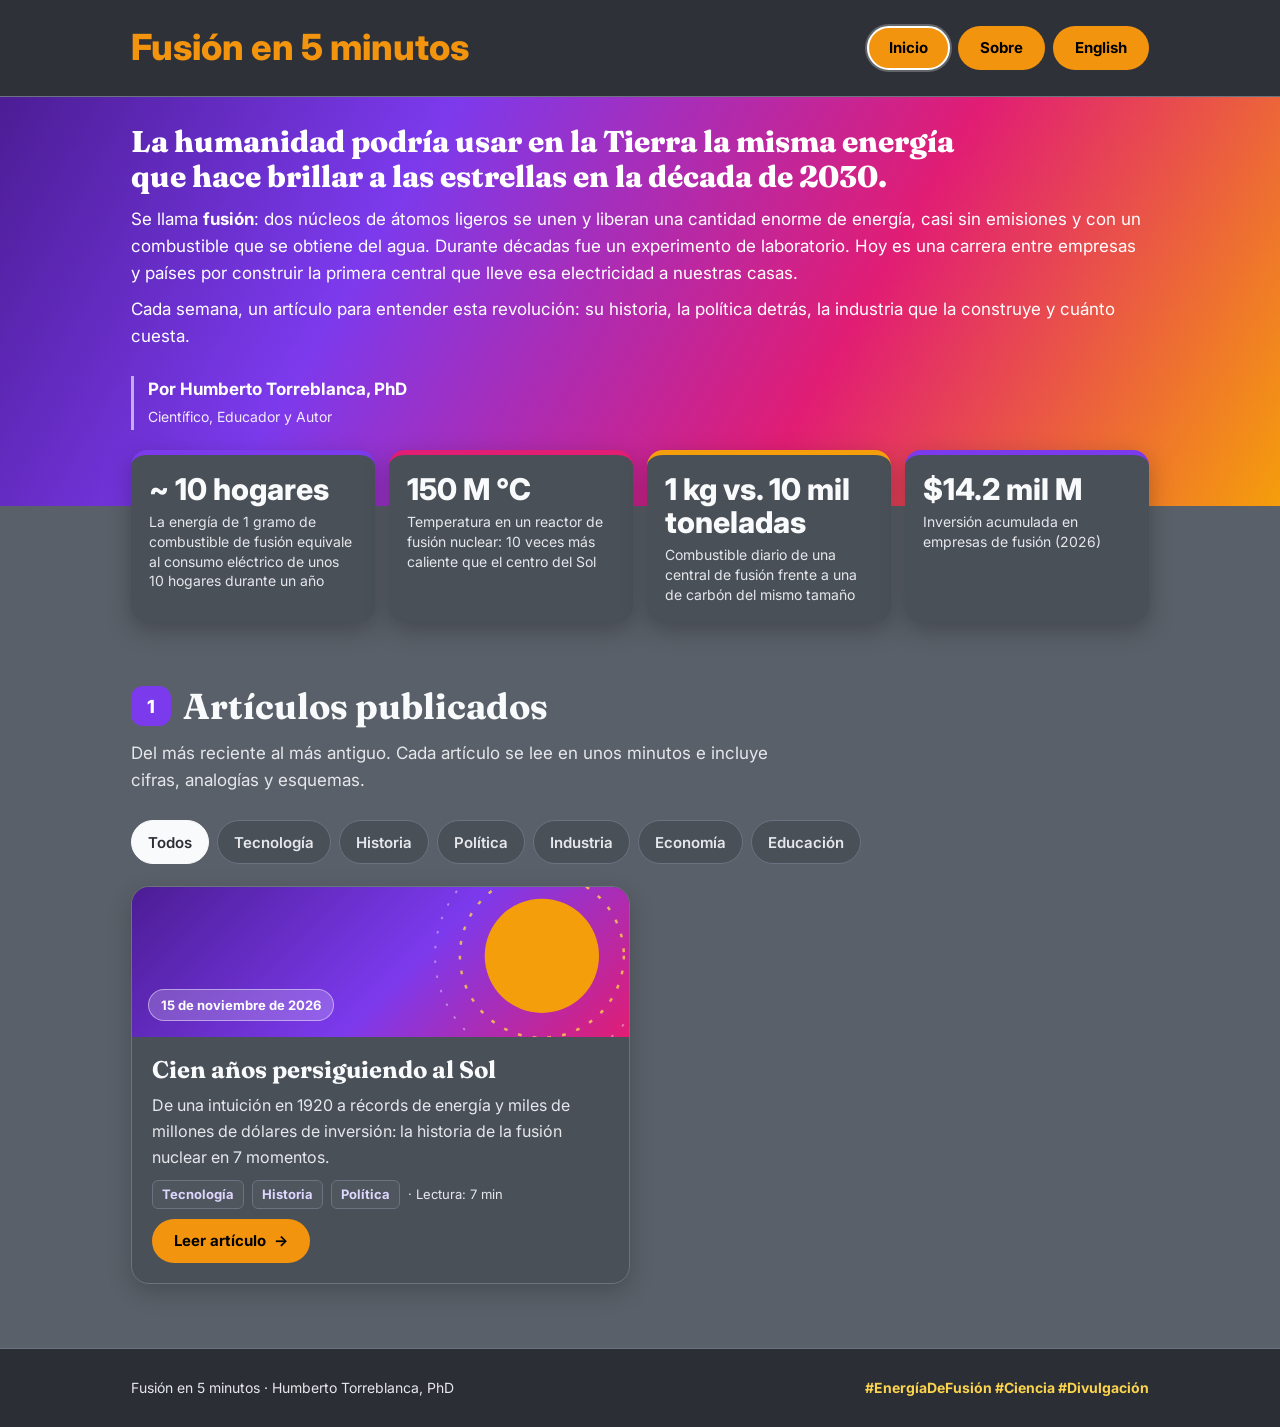
<file: index.html>
<!DOCTYPE html>
<html lang="es">
<head>
<meta charset="utf-8">
<meta name="viewport" content="width=device-width, initial-scale=1">
<title>Fusión en 5 minutos · Energía de fusión explicada en español</title>
<meta name="description" content="Cada semana, un artículo en español para entender la energía de fusión: su historia, la política detrás, la industria que la construye y cuánto cuesta.">
<meta property="og:title" content="Fusión en 5 minutos · Energía de fusión explicada en español">
<meta property="og:description" content="Cada semana, un artículo en español para entender la energía de fusión: su historia, la política detrás, la industria que la construye y cuánto cuesta.">
<meta property="og:type" content="website">
<link rel="alternate" hreflang="en" href="en/index.html">
<link rel="icon" href="assets/favicon.svg" type="image/svg+xml">
<link rel="preconnect" href="https://fonts.googleapis.com"><link rel="preconnect" href="https://fonts.gstatic.com" crossorigin><link href="https://fonts.googleapis.com/css2?family=Inter:wght@400;500;600;700;800&family=Fraunces:opsz,wght@9..144,700;9..144,800&display=swap" rel="stylesheet">
<link rel="stylesheet" href="assets/css/home.css">
</head>
<body>
<nav class="bar" aria-label="Principal">
  <div class="inner">
    <a class="brand" href="index.html">Fusión en 5 minutos</a>
    <div class="tabs">
      <a class="tab" href="index.html" aria-current="page">Inicio</a>
      <a class="tab" href="sobre-mi.html">Sobre</a>
      <a class="tab lang" href="en/index.html" hreflang="en" lang="en">English</a>
    </div>
  </div>
</nav>

<header class="hero short">
  <div class="inner">
    <div class="txt">
      <h1>La humanidad podría usar en la Tierra la misma energía que hace brillar a las estrellas en la década de 2030.</h1>
      <p>Se llama <strong>fusión</strong>: dos núcleos de átomos ligeros se unen y liberan una cantidad enorme de energía, casi sin emisiones y con un combustible que se obtiene del agua. Durante décadas fue un experimento de laboratorio. Hoy es una carrera entre empresas y países por construir la primera central que lleve esa electricidad a nuestras casas.</p>
      <p>Cada semana, un artículo para entender esta revolución: su historia, la política detrás, la industria que la construye y cuánto cuesta.</p>
    </div>
    <div class="autor"><b>Por Humberto Torreblanca, PhD</b><span>Científico, Educador y Autor</span></div>
  </div>
</header>

<main class="inner">
  <section class="stats" aria-label="Datos sobre la fusión">
      <div class="stat" style="--c:var(--violet)"><div class="n">~ 10 hogares</div><div class="l">La energía de 1 gramo de combustible de fusión equivale al consumo eléctrico de unos 10 hogares durante un año</div></div>
      <div class="stat" style="--c:var(--magenta)"><div class="n">150 M °C</div><div class="l">Temperatura en un reactor de fusión nuclear: 10 veces más caliente que el centro del Sol</div></div>
      <div class="stat" style="--c:var(--orange)"><div class="n">1 kg vs. 10 mil toneladas</div><div class="l">Combustible diario de una central de fusión frente a una de carbón del mismo tamaño</div></div>
      <div class="stat" style="--c:var(--violet)"><div class="n">$14.2 mil M</div><div class="l">Inversión acumulada en empresas de fusión (2026)</div></div>
  </section>

  <section class="sec" aria-labelledby="h-art">
    <div class="sec-h"><span class="num" style="--c:var(--violet)">1</span><h2 id="h-art">Artículos publicados</h2></div>
    <p class="lead">Del más reciente al más antiguo. Cada artículo se lee en unos minutos e incluye cifras, analogías y esquemas.</p>
    <div class="filters" id="filters" role="group" aria-label="Filtrar por eje"><button class="f" type="button" data-e="" aria-pressed="true">Todos</button><button class="f" type="button" data-e="Tecnología" aria-pressed="false">Tecnología</button><button class="f" type="button" data-e="Historia" aria-pressed="false">Historia</button><button class="f" type="button" data-e="Política" aria-pressed="false">Política</button><button class="f" type="button" data-e="Industria" aria-pressed="false">Industria</button><button class="f" type="button" data-e="Economía" aria-pressed="false">Economía</button><button class="f" type="button" data-e="Educación" aria-pressed="false">Educación</button></div>
    <div class="grid" id="grid">
      <article class="card" data-axes="Tecnología|Historia|Política">
        <div class="thumb" style="--g:linear-gradient(135deg,#4C1D95,#7C3AED 55%,#E11D74)"><svg viewBox="0 0 400 150" preserveAspectRatio="xMaxYMid slice" aria-hidden="true"><circle cx="330" cy="70" r="46" fill="#F59E0B"/><circle cx="330" cy="70" r="66" fill="none" stroke="#FCD34D" stroke-width="2" stroke-dasharray="3 9" opacity=".8"/><circle cx="330" cy="70" r="86" fill="none" stroke="#fff" stroke-width="1.5" stroke-dasharray="2 10" opacity=".4"/></svg><span class="week">15 de noviembre de 2026</span></div>
        <div class="body">
          <h3>Cien años persiguiendo al Sol</h3>
          <p>De una intuición en 1920 a récords de energía y miles de millones de dólares de inversión: la historia de la fusión nuclear en 7 momentos.</p>
          <div class="meta"><span class="tag">Tecnología</span><span class="tag">Historia</span><span class="tag">Política</span><span>· Lectura: 7 min</span></div>
          <a class="btn" href="articulos/cien-anos-persiguiendo-al-sol.html">Leer artículo <span aria-hidden="true">→</span></a>
        </div>
      </article>
    </div>
    <p class="empty" id="empty" data-t="Todavía no hay artículos de {x}. Llegan pronto." hidden></p>
  </section>
</main>
<footer>
  <div class="inner">
    <span>Fusión en 5 minutos · Humberto Torreblanca, PhD</span>
    <span class="hash">#EnergíaDeFusión #Ciencia #Divulgación</span>
  </div>
</footer>
<script>
{
  const grid = document.getElementById("grid"), filters = document.getElementById("filters"), empty = document.getElementById("empty");
  filters.addEventListener("click", ev => {
    const b = ev.target.closest(".f"); if (!b) return;
    const x = b.dataset.e;
    filters.querySelectorAll(".f").forEach(f => f.setAttribute("aria-pressed", f === b));
    let n = 0;
    grid.querySelectorAll(".card").forEach(c => {
      const show = !x || c.dataset.axes.split("|").includes(x);
      c.hidden = !show; if (show) n++;
    });
    empty.hidden = n > 0;
    empty.textContent = empty.dataset.t.replace("{x}", b.textContent);
  });
}
</script>
</body>
</html>
</file>
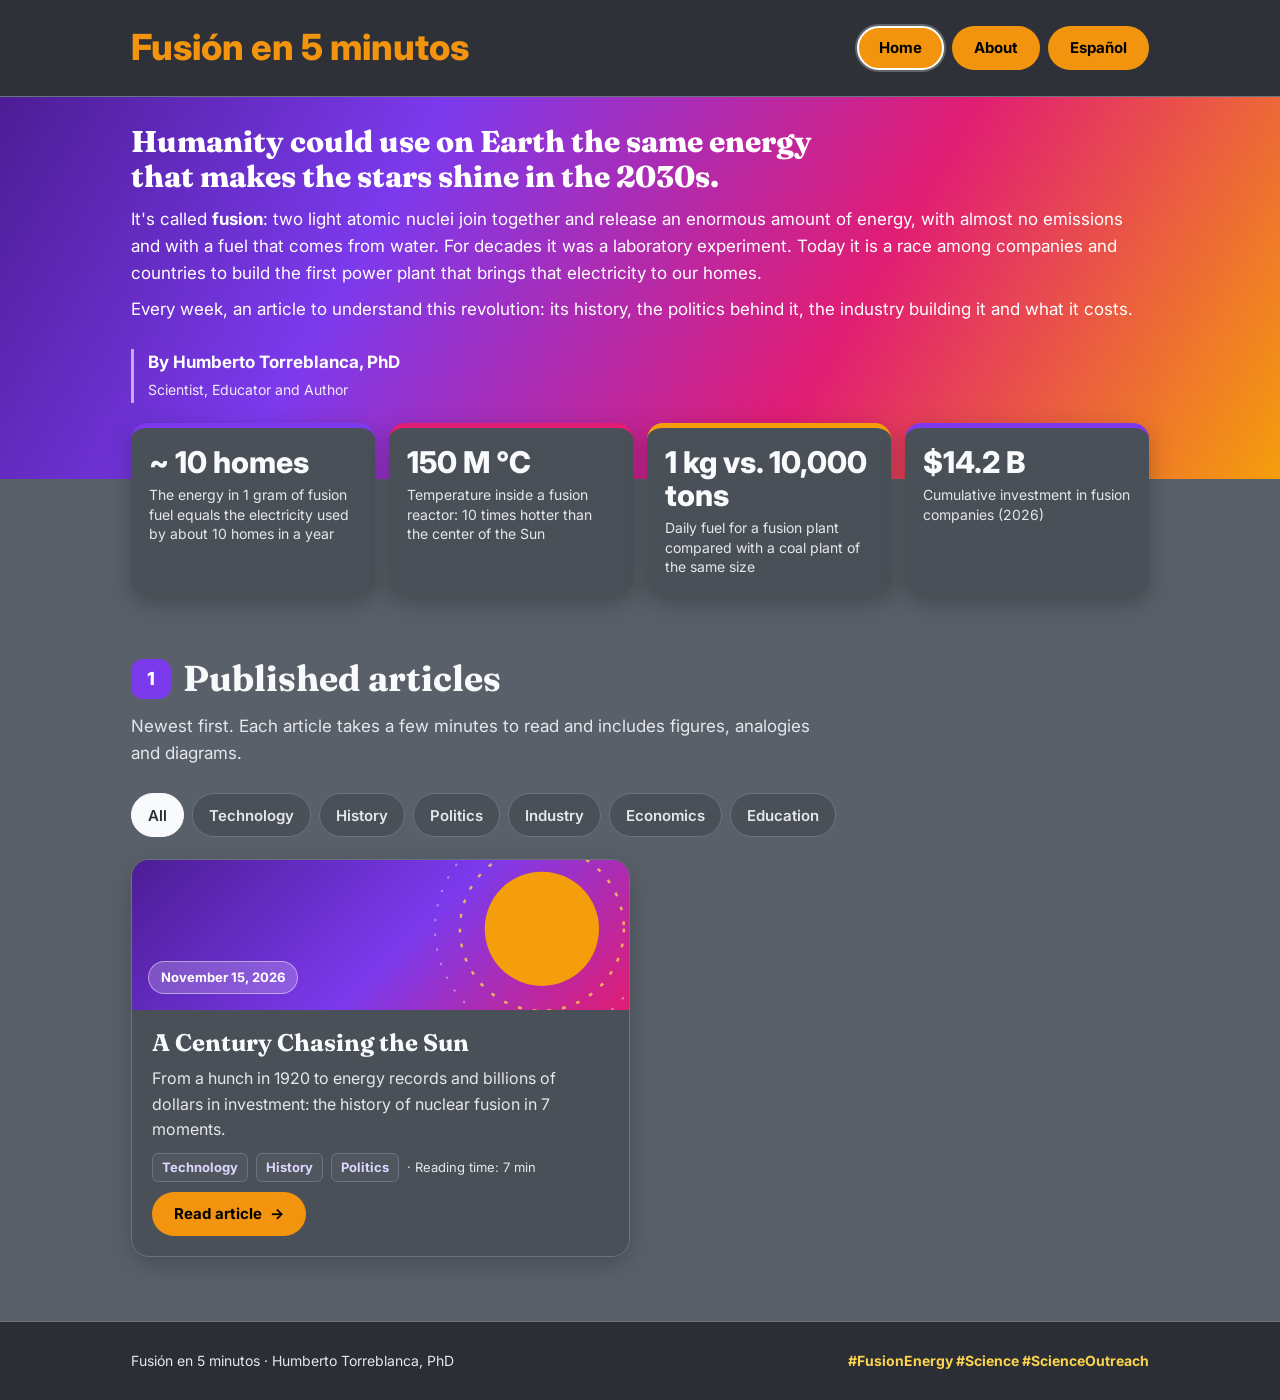
<file: en/index.html>
<!DOCTYPE html>
<html lang="en">
<head>
<meta charset="utf-8">
<meta name="viewport" content="width=device-width, initial-scale=1">
<title>Fusión en 5 minutos · Fusion energy, clearly explained</title>
<meta name="description" content="Every week, an article to understand fusion energy: its history, the politics behind it, the industry building it and what it costs.">
<meta property="og:title" content="Fusión en 5 minutos · Fusion energy, clearly explained">
<meta property="og:description" content="Every week, an article to understand fusion energy: its history, the politics behind it, the industry building it and what it costs.">
<meta property="og:type" content="website">
<link rel="alternate" hreflang="es" href="../index.html">
<link rel="icon" href="../assets/favicon.svg" type="image/svg+xml">
<link rel="preconnect" href="https://fonts.googleapis.com"><link rel="preconnect" href="https://fonts.gstatic.com" crossorigin><link href="https://fonts.googleapis.com/css2?family=Inter:wght@400;500;600;700;800&family=Fraunces:opsz,wght@9..144,700;9..144,800&display=swap" rel="stylesheet">
<link rel="stylesheet" href="../assets/css/home.css">
</head>
<body>
<nav class="bar" aria-label="Main">
  <div class="inner">
    <a class="brand" href="../en/index.html">Fusión en 5 minutos</a>
    <div class="tabs">
      <a class="tab" href="../en/index.html" aria-current="page">Home</a>
      <a class="tab" href="../en/about.html">About</a>
      <a class="tab lang" href="../index.html" hreflang="es" lang="es">Español</a>
    </div>
  </div>
</nav>

<header class="hero short">
  <div class="inner">
    <div class="txt">
      <h1>Humanity could use on Earth the same energy that makes the stars shine in the 2030s.</h1>
      <p>It's called <strong>fusion</strong>: two light atomic nuclei join together and release an enormous amount of energy, with almost no emissions and with a fuel that comes from water. For decades it was a laboratory experiment. Today it is a race among companies and countries to build the first power plant that brings that electricity to our homes.</p>
      <p>Every week, an article to understand this revolution: its history, the politics behind it, the industry building it and what it costs.</p>
    </div>
    <div class="autor"><b>By Humberto Torreblanca, PhD</b><span>Scientist, Educator and Author</span></div>
  </div>
</header>

<main class="inner">
  <section class="stats" aria-label="Fusion facts">
      <div class="stat" style="--c:var(--violet)"><div class="n">~ 10 homes</div><div class="l">The energy in 1 gram of fusion fuel equals the electricity used by about 10 homes in a year</div></div>
      <div class="stat" style="--c:var(--magenta)"><div class="n">150 M °C</div><div class="l">Temperature inside a fusion reactor: 10 times hotter than the center of the Sun</div></div>
      <div class="stat" style="--c:var(--orange)"><div class="n">1 kg vs. 10,000 tons</div><div class="l">Daily fuel for a fusion plant compared with a coal plant of the same size</div></div>
      <div class="stat" style="--c:var(--violet)"><div class="n">$14.2 B</div><div class="l">Cumulative investment in fusion companies (2026)</div></div>
  </section>

  <section class="sec" aria-labelledby="h-art">
    <div class="sec-h"><span class="num" style="--c:var(--violet)">1</span><h2 id="h-art">Published articles</h2></div>
    <p class="lead">Newest first. Each article takes a few minutes to read and includes figures, analogies and diagrams.</p>
    <div class="filters" id="filters" role="group" aria-label="Filter by topic"><button class="f" type="button" data-e="" aria-pressed="true">All</button><button class="f" type="button" data-e="Technology" aria-pressed="false">Technology</button><button class="f" type="button" data-e="History" aria-pressed="false">History</button><button class="f" type="button" data-e="Politics" aria-pressed="false">Politics</button><button class="f" type="button" data-e="Industry" aria-pressed="false">Industry</button><button class="f" type="button" data-e="Economics" aria-pressed="false">Economics</button><button class="f" type="button" data-e="Education" aria-pressed="false">Education</button></div>
    <div class="grid" id="grid">
      <article class="card" data-axes="Technology|History|Politics">
        <div class="thumb" style="--g:linear-gradient(135deg,#4C1D95,#7C3AED 55%,#E11D74)"><svg viewBox="0 0 400 150" preserveAspectRatio="xMaxYMid slice" aria-hidden="true"><circle cx="330" cy="70" r="46" fill="#F59E0B"/><circle cx="330" cy="70" r="66" fill="none" stroke="#FCD34D" stroke-width="2" stroke-dasharray="3 9" opacity=".8"/><circle cx="330" cy="70" r="86" fill="none" stroke="#fff" stroke-width="1.5" stroke-dasharray="2 10" opacity=".4"/></svg><span class="week">November 15, 2026</span></div>
        <div class="body">
          <h3>A Century Chasing the Sun</h3>
          <p>From a hunch in 1920 to energy records and billions of dollars in investment: the history of nuclear fusion in 7 moments.</p>
          <div class="meta"><span class="tag">Technology</span><span class="tag">History</span><span class="tag">Politics</span><span>· Reading time: 7 min</span></div>
          <a class="btn" href="articles/a-century-chasing-the-sun.html">Read article <span aria-hidden="true">→</span></a>
        </div>
      </article>
    </div>
    <p class="empty" id="empty" data-t="No {x} articles yet. Coming soon." hidden></p>
  </section>
</main>
<footer>
  <div class="inner">
    <span>Fusión en 5 minutos · Humberto Torreblanca, PhD</span>
    <span class="hash">#FusionEnergy #Science #ScienceOutreach</span>
  </div>
</footer>
<script>
{
  const grid = document.getElementById("grid"), filters = document.getElementById("filters"), empty = document.getElementById("empty");
  filters.addEventListener("click", ev => {
    const b = ev.target.closest(".f"); if (!b) return;
    const x = b.dataset.e;
    filters.querySelectorAll(".f").forEach(f => f.setAttribute("aria-pressed", f === b));
    let n = 0;
    grid.querySelectorAll(".card").forEach(c => {
      const show = !x || c.dataset.axes.split("|").includes(x);
      c.hidden = !show; if (show) n++;
    });
    empty.hidden = n > 0;
    empty.textContent = empty.dataset.t.replace("{x}", b.textContent);
  });
}
</script>
</body>
</html>
</file>
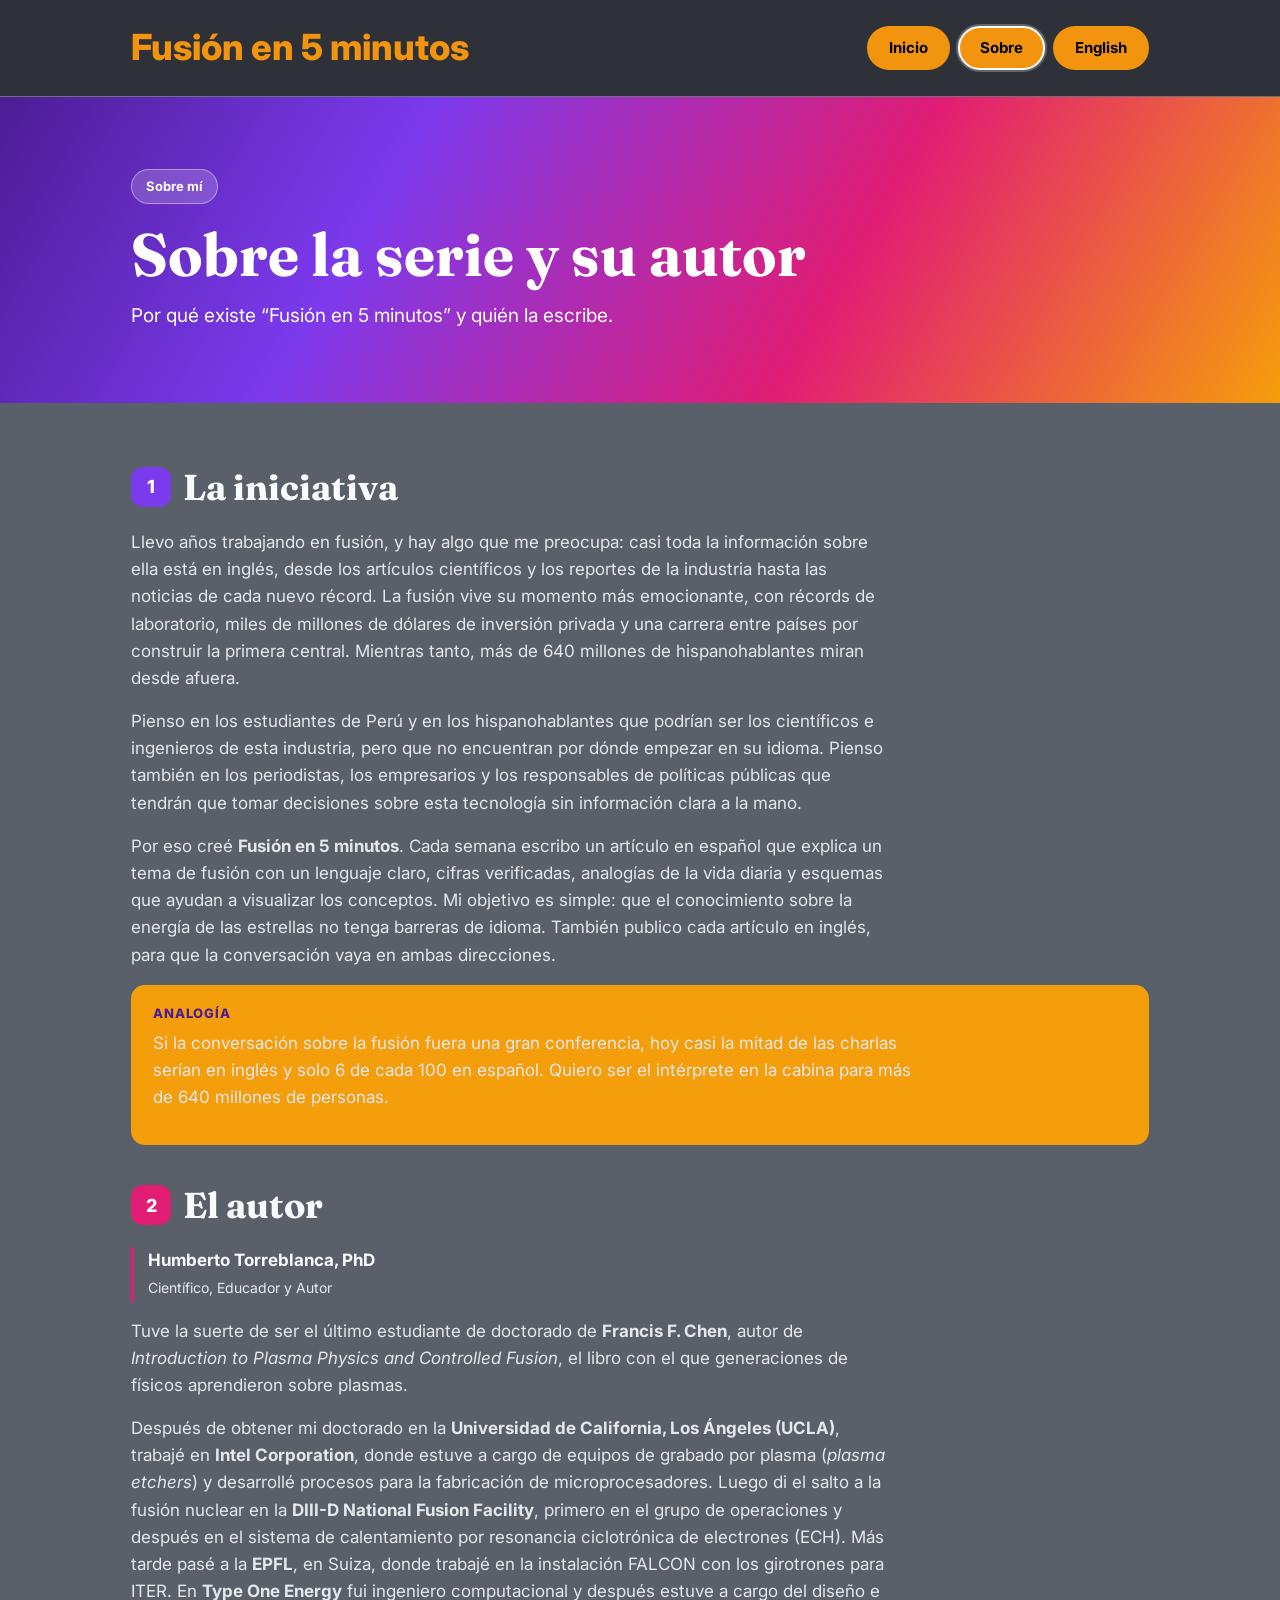
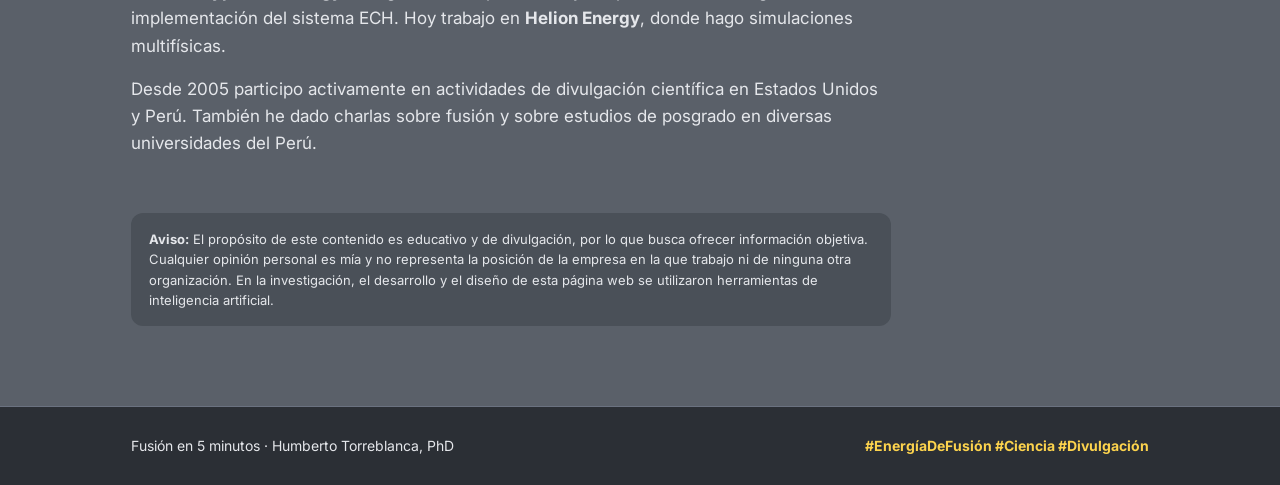
<file: sobre-mi.html>
<!DOCTYPE html>
<html lang="es">
<head>
<meta charset="utf-8">
<meta name="viewport" content="width=device-width, initial-scale=1">
<title>Sobre mí · Fusión en 5 minutos</title>
<meta name="description" content="Por qué existe Fusión en 5 minutos y quién la escribe: Humberto Torreblanca, PhD.">
<meta property="og:title" content="Sobre mí · Fusión en 5 minutos">
<meta property="og:description" content="Por qué existe Fusión en 5 minutos y quién la escribe: Humberto Torreblanca, PhD.">
<meta property="og:type" content="website">
<link rel="alternate" hreflang="en" href="en/about.html">
<link rel="icon" href="assets/favicon.svg" type="image/svg+xml">
<link rel="preconnect" href="https://fonts.googleapis.com"><link rel="preconnect" href="https://fonts.gstatic.com" crossorigin><link href="https://fonts.googleapis.com/css2?family=Inter:wght@400;500;600;700;800&family=Fraunces:opsz,wght@9..144,700;9..144,800&display=swap" rel="stylesheet">
<link rel="stylesheet" href="assets/css/home.css">
</head>
<body>
<nav class="bar" aria-label="Principal">
  <div class="inner">
    <a class="brand" href="index.html">Fusión en 5 minutos</a>
    <div class="tabs">
      <a class="tab" href="index.html">Inicio</a>
      <a class="tab" href="sobre-mi.html" aria-current="page">Sobre</a>
      <a class="tab lang" href="en/about.html" hreflang="en" lang="en">English</a>
    </div>
  </div>
</nav>

<header class="hero" style="padding-bottom:clamp(48px,6vw,72px)">
  <div class="inner">
    <div>
      <span class="pill">Sobre mí</span>
      <h1>Sobre la serie y su autor</h1>
      <p>Por qué existe “Fusión en 5 minutos” y quién la escribe.</p>
    </div>
  </div>
</header>

<main class="inner">
  <section class="sec about">
    <div class="sec-h"><span class="num" style="--c:var(--violet)">1</span><h2>La iniciativa</h2></div>
      <p>Llevo años trabajando en fusión, y hay algo que me preocupa: casi toda la información sobre ella está en inglés, desde los artículos científicos y los reportes de la industria hasta las noticias de cada nuevo récord. La fusión vive su momento más emocionante, con récords de laboratorio, miles de millones de dólares de inversión privada y una carrera entre países por construir la primera central. Mientras tanto, más de 640 millones de hispanohablantes miran desde afuera.</p>
      <p>Pienso en los estudiantes de Perú y en los hispanohablantes que podrían ser los científicos e ingenieros de esta industria, pero que no encuentran por dónde empezar en su idioma. Pienso también en los periodistas, los empresarios y los responsables de políticas públicas que tendrán que tomar decisiones sobre esta tecnología sin información clara a la mano.</p>
      <p>Por eso creé <strong>Fusión en 5 minutos</strong>. Cada semana escribo un artículo en español que explica un tema de fusión con un lenguaje claro, cifras verificadas, analogías de la vida diaria y esquemas que ayudan a visualizar los conceptos. Mi objetivo es simple: que el conocimiento sobre la energía de las estrellas no tenga barreras de idioma. También publico cada artículo en inglés, para que la conversación vaya en ambas direcciones.</p>
    <div class="analogia"><b>Analogía</b><p>Si la conversación sobre la fusión fuera una gran conferencia, hoy casi la mitad de las charlas serían en inglés y solo 6 de cada 100 en español. Quiero ser el intérprete en la cabina para más de 640 millones de personas.</p></div>

    <div class="sec-h" style="margin-top:40px"><span class="num" style="--c:var(--magenta)">2</span><h2>El autor</h2></div>
    <div class="autor" style="border-left-color:var(--magenta);margin:0 0 16px"><b>Humberto Torreblanca, PhD</b><span>Científico, Educador y Autor</span></div>
      <p>Tuve la suerte de ser el último estudiante de doctorado de <strong>Francis F. Chen</strong>, autor de <em>Introduction to Plasma Physics and Controlled Fusion</em>, el libro con el que generaciones de físicos aprendieron sobre plasmas.</p>
      <p>Después de obtener mi doctorado en la <strong>Universidad de California, Los Ángeles (UCLA)</strong>, trabajé en <strong>Intel Corporation</strong>, donde estuve a cargo de equipos de grabado por plasma (<em>plasma etchers</em>) y desarrollé procesos para la fabricación de microprocesadores. Luego di el salto a la fusión nuclear en la <strong>DIII-D National Fusion Facility</strong>, primero en el grupo de operaciones y después en el sistema de calentamiento por resonancia ciclotrónica de electrones (ECH). Más tarde pasé a la <strong>EPFL</strong>, en Suiza, donde trabajé en la instalación FALCON con los girotrones para ITER. En <strong>Type One Energy</strong> fui ingeniero computacional y después estuve a cargo del diseño e implementación del sistema ECH. Hoy trabajo en <strong>Helion Energy</strong>, donde hago simulaciones multifísicas.</p>
      <p>Desde 2005 participo activamente en actividades de divulgación científica en Estados Unidos y Perú. También he dado charlas sobre fusión y sobre estudios de posgrado en diversas universidades del Perú.</p>

    <div style="margin-top:56px"><p class="aviso"><strong>Aviso:</strong> El propósito de este contenido es educativo y de divulgación, por lo que busca ofrecer información objetiva. Cualquier opinión personal es mía y no representa la posición de la empresa en la que trabajo ni de ninguna otra organización. En la investigación, el desarrollo y el diseño de esta página web se utilizaron herramientas de inteligencia artificial.</p></div>
  </section>
</main>
<footer>
  <div class="inner">
    <span>Fusión en 5 minutos · Humberto Torreblanca, PhD</span>
    <span class="hash">#EnergíaDeFusión #Ciencia #Divulgación</span>
  </div>
</footer>
</body>
</html>
</file>
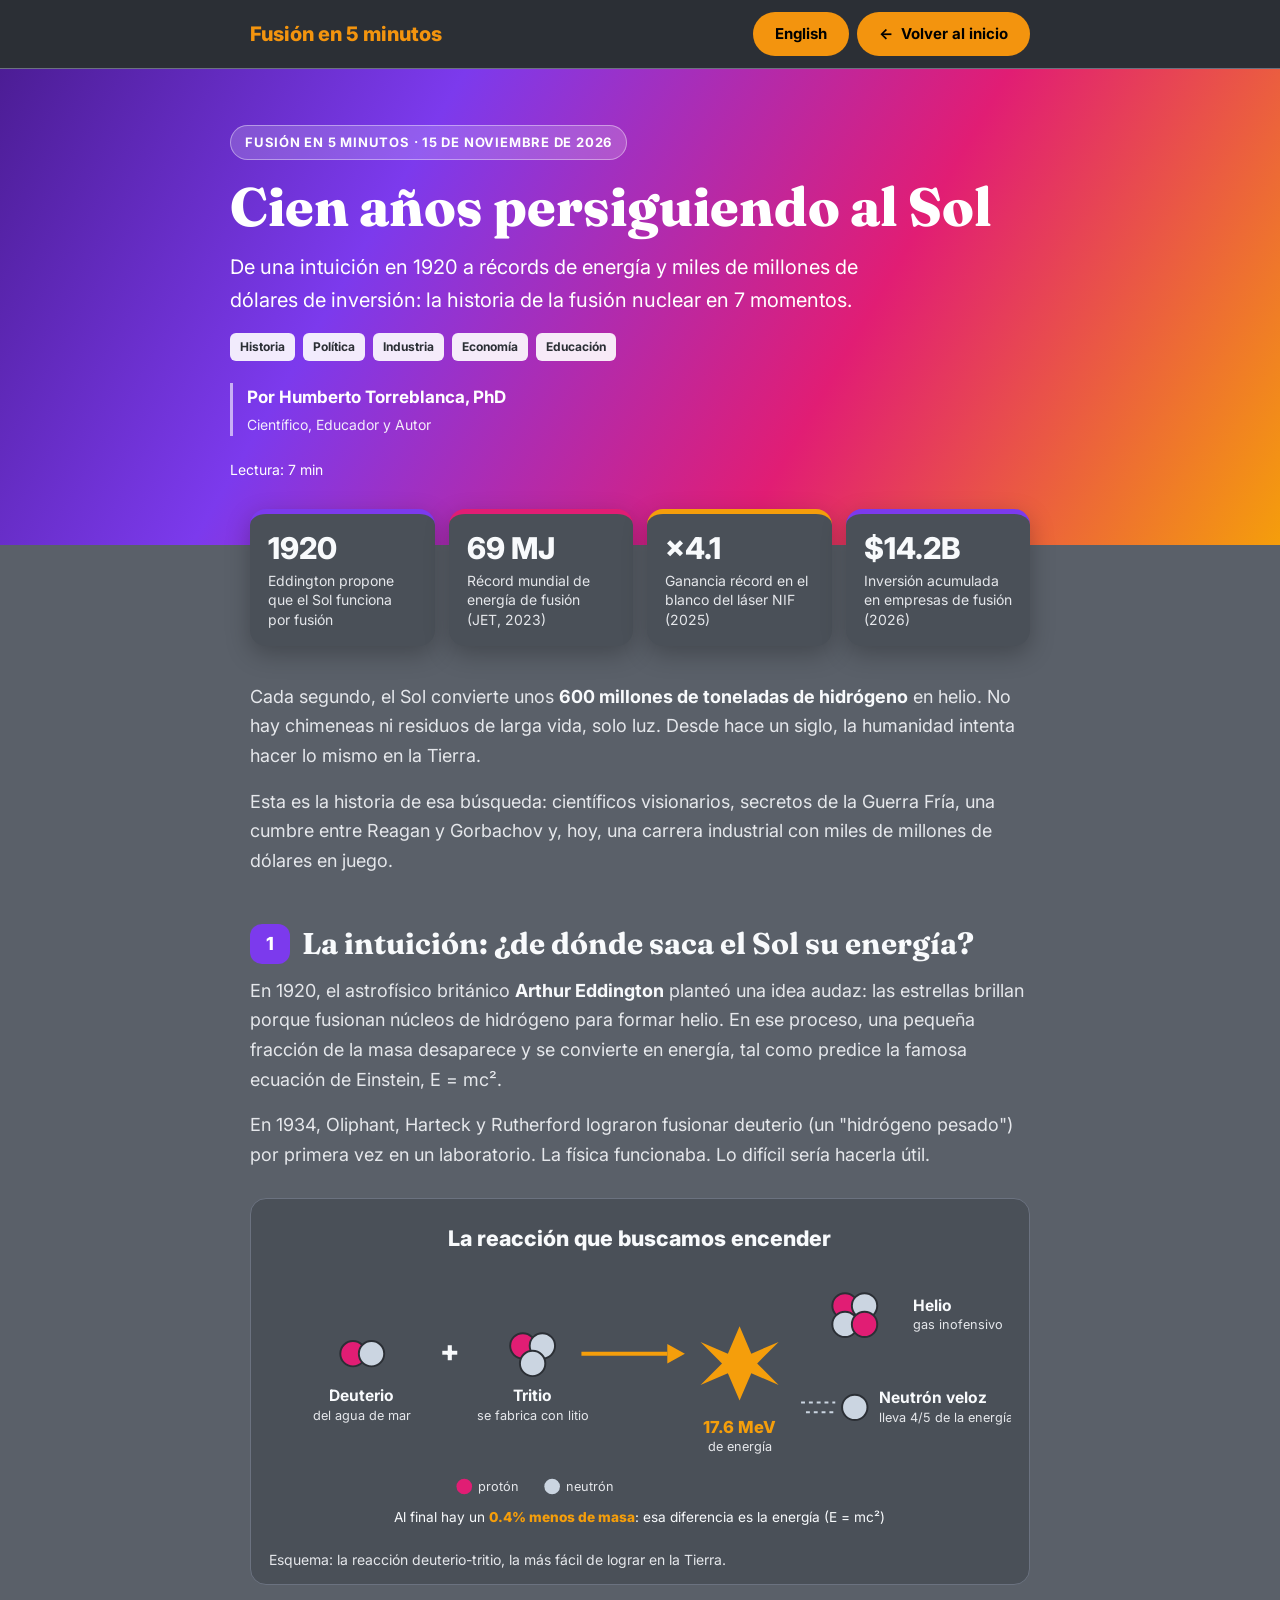
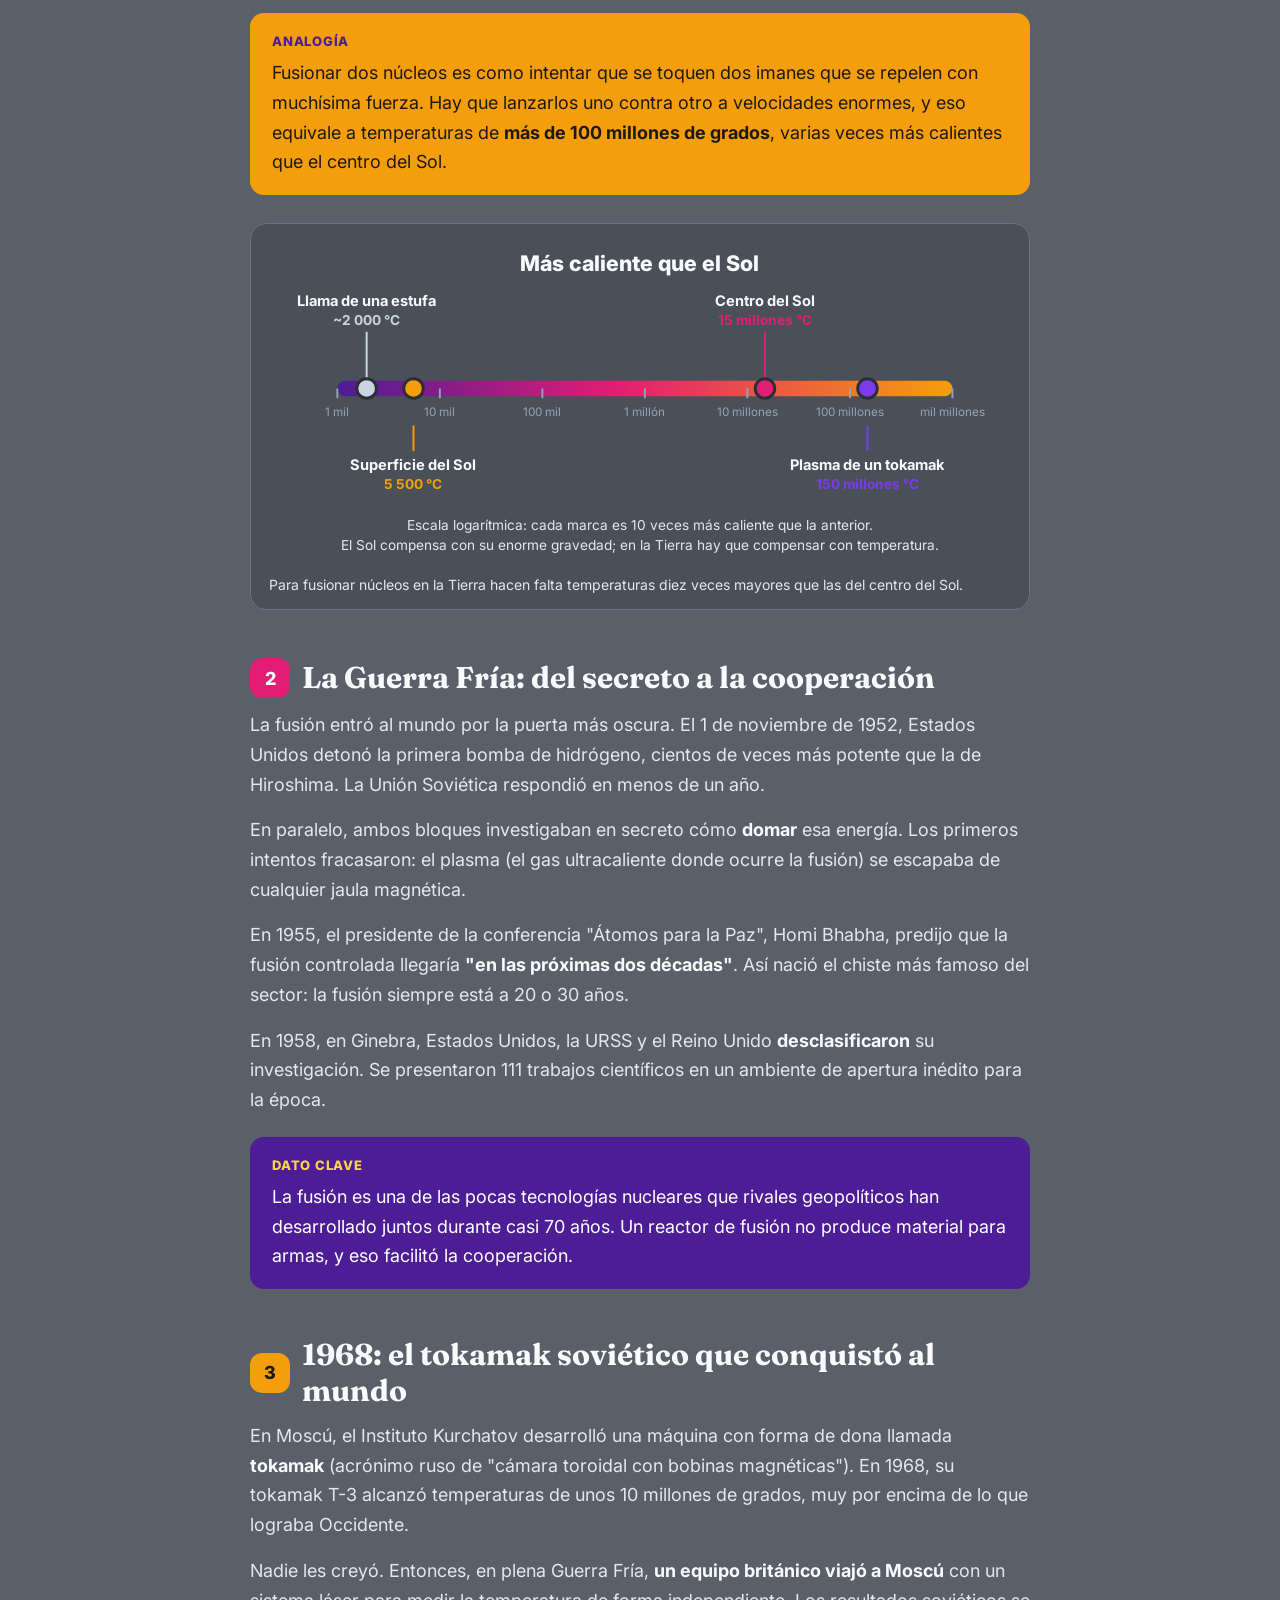
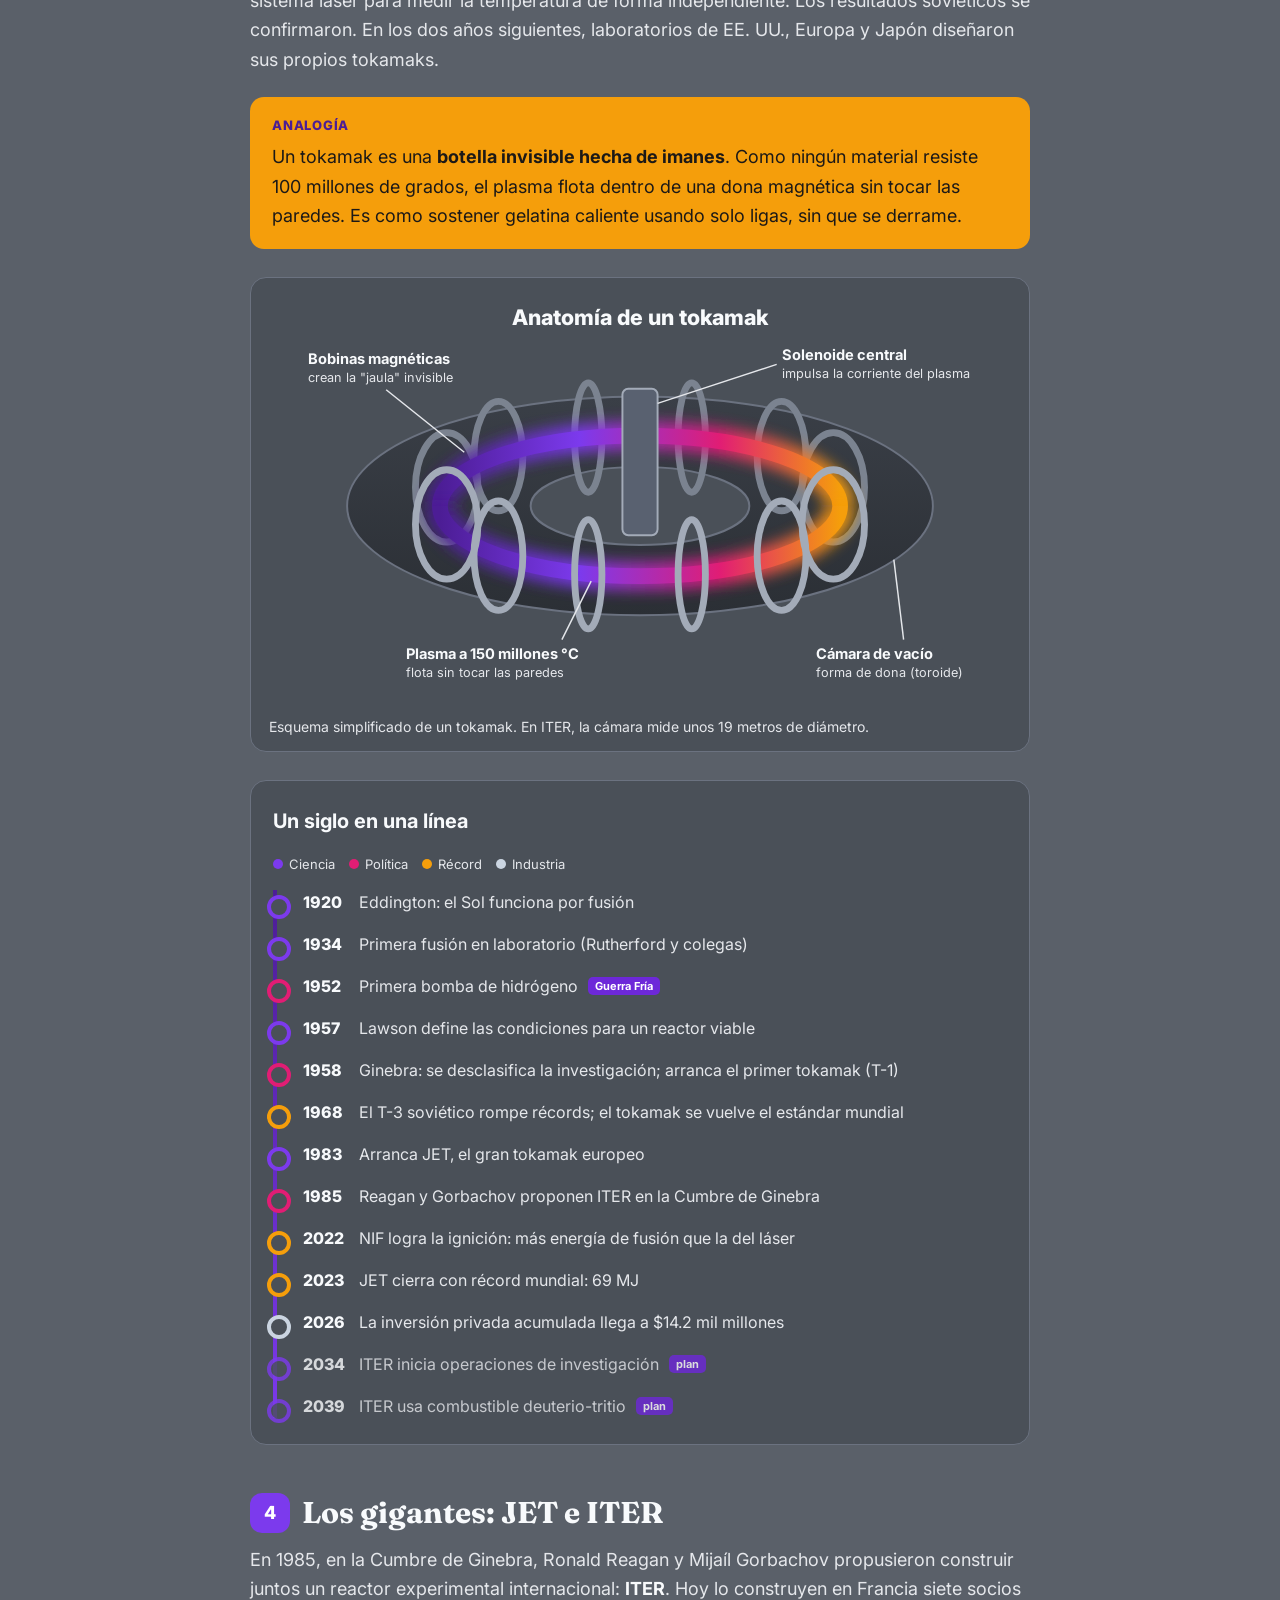
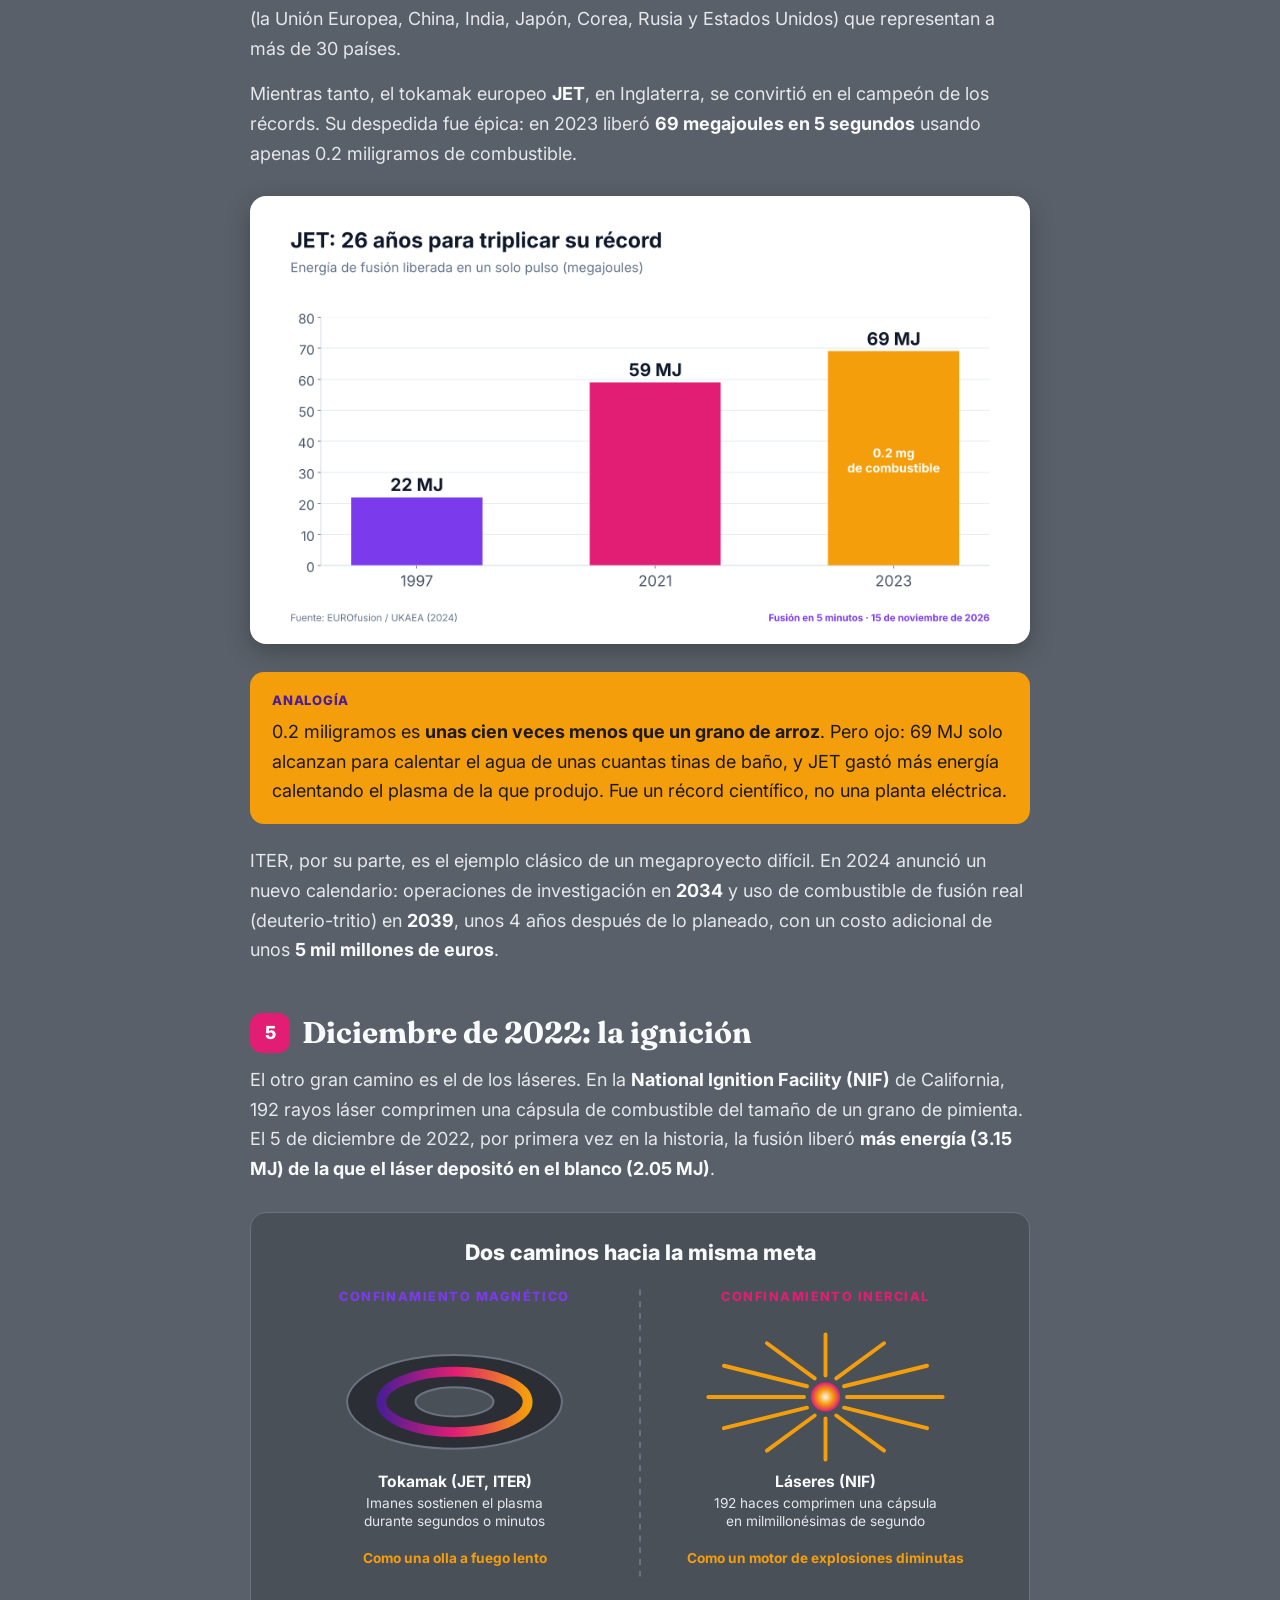
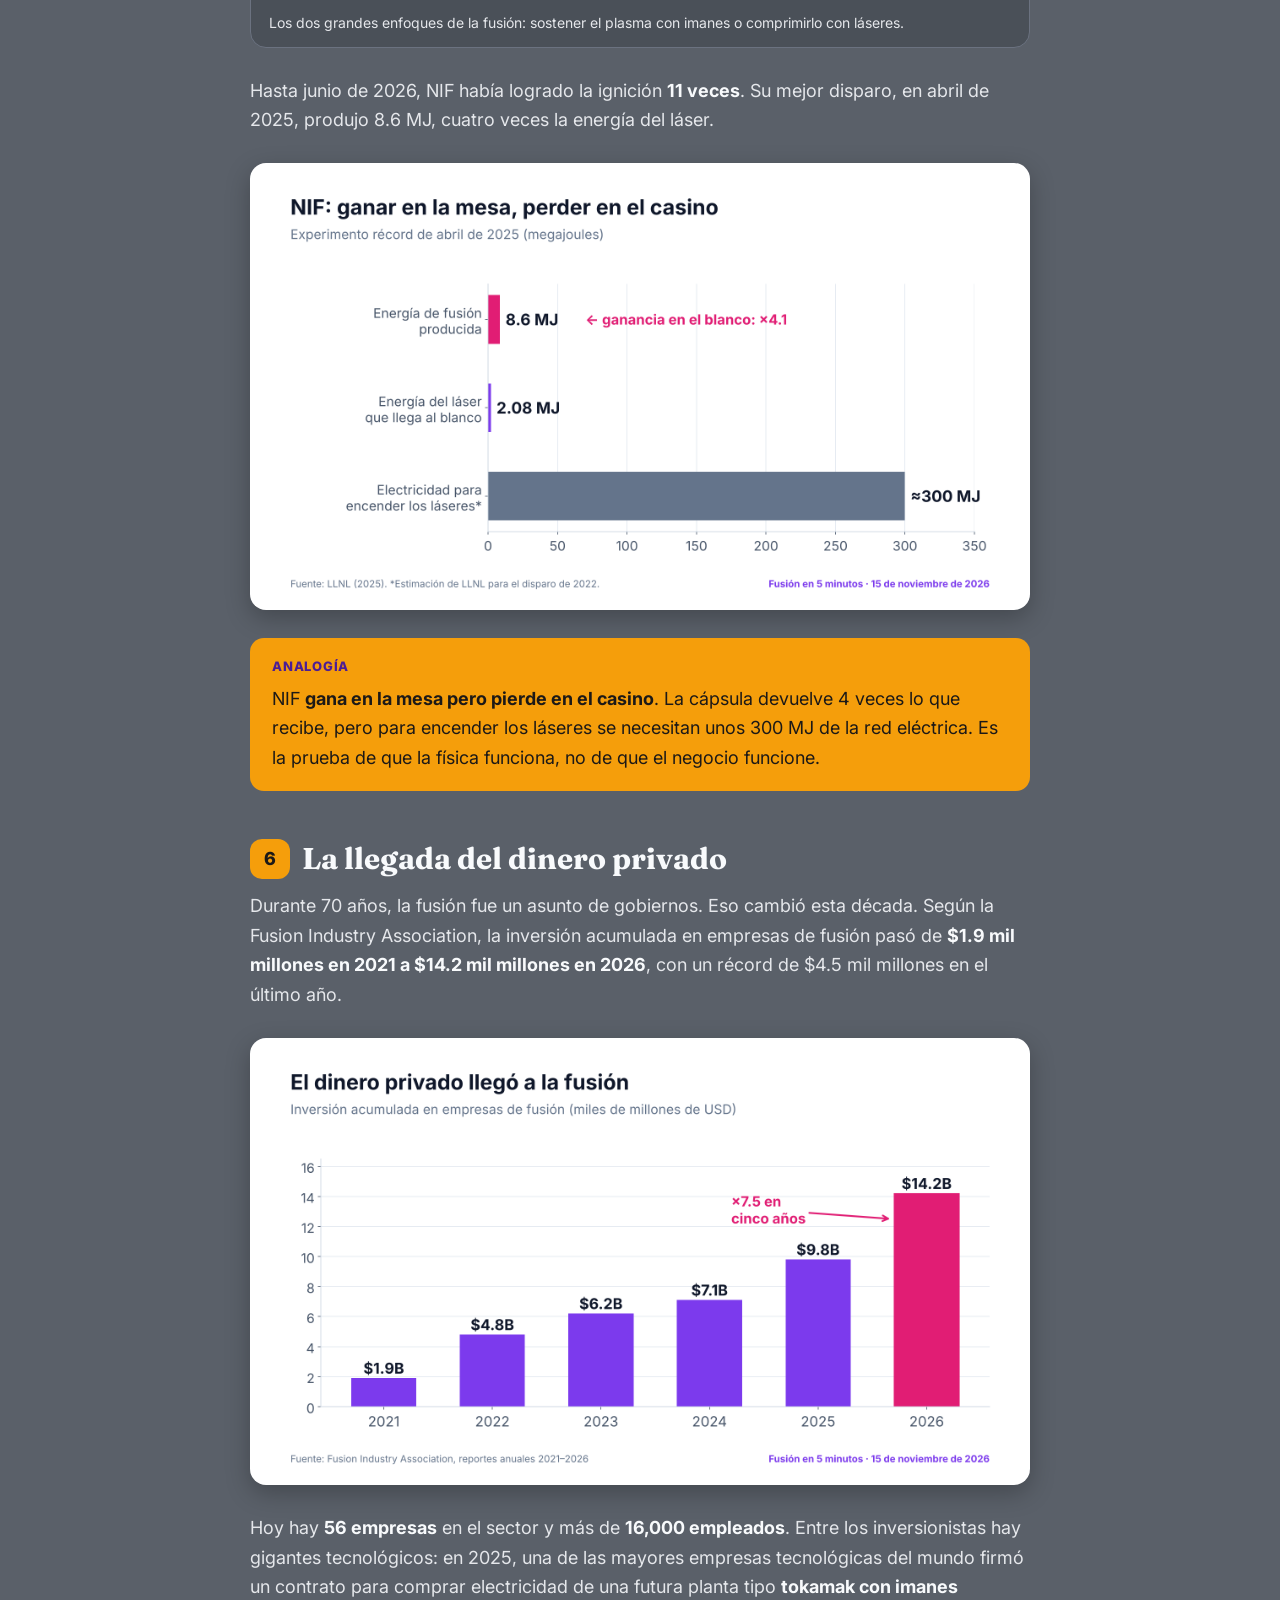
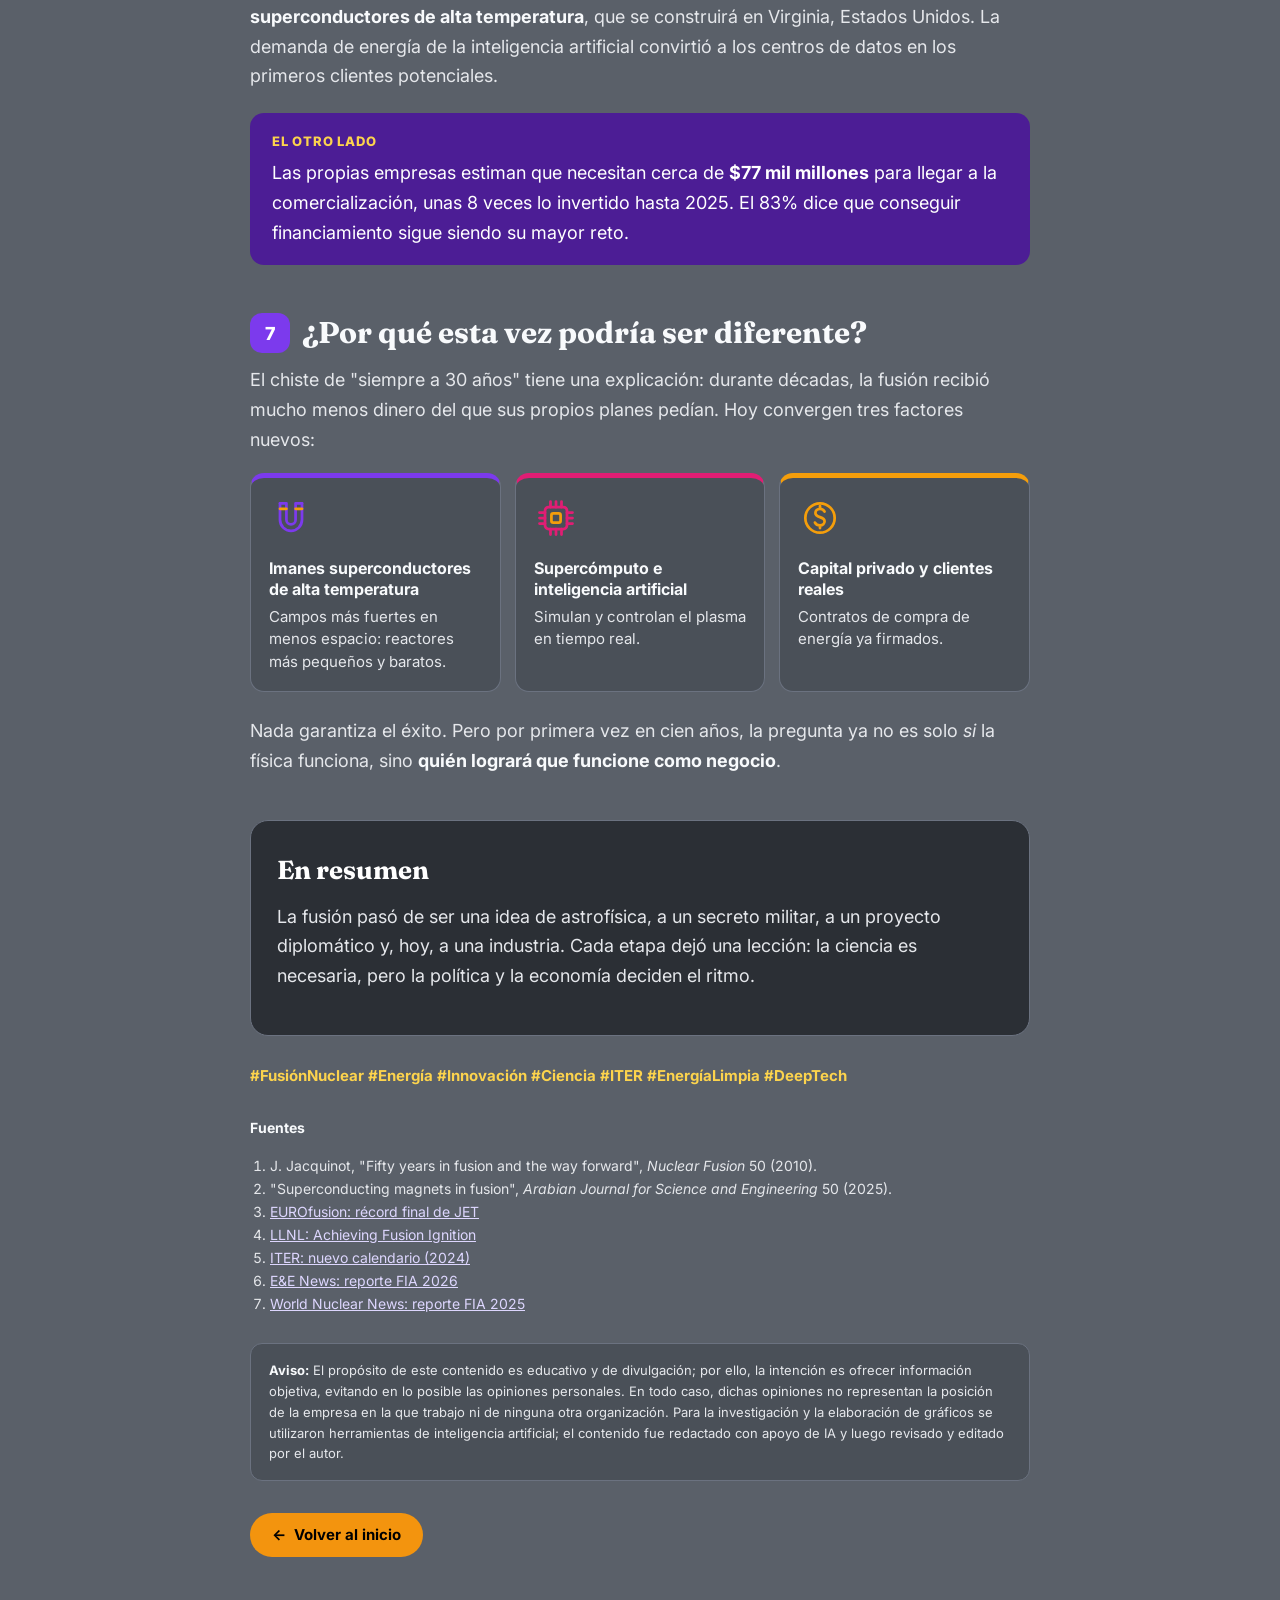
<file: articulos/cien-anos-persiguiendo-al-sol.html>
<!DOCTYPE html>
<html lang="es">
<head>
<meta charset="utf-8">
<meta name="viewport" content="width=device-width, initial-scale=1">
<title>Cien años persiguiendo al Sol · Fusión en 5 minutos</title>
<meta name="description" content="De una intuición en 1920 a récords de energía y miles de millones de dólares de inversión: la historia de la fusión nuclear en 7 momentos.">
<meta property="og:title" content="Cien años persiguiendo al Sol · Fusión en 5 minutos">
<meta property="og:description" content="De una intuición en 1920 a récords de energía y miles de millones de dólares de inversión: la historia de la fusión nuclear en 7 momentos.">
<meta property="og:type" content="website">
<link rel="alternate" hreflang="en" href="../en/articles/a-century-chasing-the-sun.html">
<link rel="icon" href="../assets/favicon.svg" type="image/svg+xml">
<link rel="preconnect" href="https://fonts.googleapis.com"><link rel="preconnect" href="https://fonts.gstatic.com" crossorigin><link href="https://fonts.googleapis.com/css2?family=Inter:wght@400;500;600;700;800&family=Fraunces:opsz,wght@9..144,700;9..144,800&display=swap" rel="stylesheet">
<link rel="stylesheet" href="../assets/css/article.css">
</head>
<body>
<nav class="volver-bar" aria-label="Principal"><div class="inner"><a class="marca" href="../index.html">Fusión en 5 minutos</a><div class="acciones"><a class="volver lang" href="../en/articles/a-century-chasing-the-sun.html" hreflang="en" lang="en">English</a><a class="volver" href="../index.html"><span aria-hidden="true">←</span> Volver al inicio</a></div></div></nav>

<header class="hero">
  <div class="inner">
    <span class="serie">Fusión en 5 minutos · 15 de noviembre de 2026</span>
    <h1>Cien años persiguiendo al Sol</h1>
    <p class="bajada">De una intuición en 1920 a récords de energía y miles de millones de dólares de inversión: la historia de la fusión nuclear en 7 momentos.</p>
    <div class="ejes">
      <span class="eje">Historia</span><span class="eje">Política</span><span class="eje">Industria</span><span class="eje">Economía</span><span class="eje">Educación</span>
    </div>
    <div class="autor"><b>Por Humberto Torreblanca, PhD</b><span>Científico, Educador y Autor</span></div>
    <div class="meta">Lectura: 7 min</div>
  </div>
</header>

<main class="wrap">

  <section class="stats">
    <div class="stat" style="--c:var(--violet)"><div class="n">1920</div><div class="l">Eddington propone que el Sol funciona por fusión</div></div>
    <div class="stat" style="--c:var(--magenta)"><div class="n">69 MJ</div><div class="l">Récord mundial de energía de fusión (JET, 2023)</div></div>
    <div class="stat" style="--c:var(--orange)"><div class="n">×4.1</div><div class="l">Ganancia récord en el blanco del láser NIF (2025)</div></div>
    <div class="stat" style="--c:var(--violet)"><div class="n">$14.2B</div><div class="l">Inversión acumulada en empresas de fusión (2026)</div></div>
  </section>

  <p>Cada segundo, el Sol convierte unos <strong>600 millones de toneladas de hidrógeno</strong> en helio. No hay chimeneas ni residuos de larga vida, solo luz. Desde hace un siglo, la humanidad intenta hacer lo mismo en la Tierra.</p>
  <p>Esta es la historia de esa búsqueda: científicos visionarios, secretos de la Guerra Fría, una cumbre entre Reagan y Gorbachov y, hoy, una carrera industrial con miles de millones de dólares en juego.</p>

  <h2><span class="num" style="--c:var(--violet)">1</span>La intuición: ¿de dónde saca el Sol su energía?</h2>
  <p>En 1920, el astrofísico británico <strong>Arthur Eddington</strong> planteó una idea audaz: las estrellas brillan porque fusionan núcleos de hidrógeno para formar helio. En ese proceso, una pequeña fracción de la masa desaparece y se convierte en energía, tal como predice la famosa ecuación de Einstein, E = mc².</p>
  <p>En 1934, Oliphant, Harteck y Rutherford lograron fusionar deuterio (un "hidrógeno pesado") por primera vez en un laboratorio. La física funcionaba. Lo difícil sería hacerla útil.</p>

  <figure class="esquema" id="esquema-reaccion"><svg viewBox="0 0 760 330" role="img" aria-label="Esquema de la reacción de fusión: un núcleo de deuterio y uno de tritio se unen y forman un núcleo de helio y un neutrón veloz, liberando 17.6 millones de electronvoltios." style="font-family:Inter,system-ui,sans-serif">
  <text x="380" y="30" text-anchor="middle" fill="#F8FAFC" font-size="22" font-weight="800">La reacción que buscamos encender</text>
  <circle cx="86" cy="140" r="13" fill="#E11D74" stroke="#2B2F35" stroke-width="2"/><circle cx="105" cy="140" r="13" fill="#CBD5E1" stroke="#2B2F35" stroke-width="2"/>
  <text x="95" y="188" text-anchor="middle" fill="#F8FAFC" font-size="16" font-weight="700">Deuterio</text>
  <text x="95" y="208" text-anchor="middle" fill="#E5E7EB" font-size="13">del agua de mar</text>
  <text x="185" y="148" text-anchor="middle" fill="#F8FAFC" font-size="30" font-weight="800">+</text>
  <circle cx="260" cy="132" r="13" fill="#E11D74" stroke="#2B2F35" stroke-width="2"/><circle cx="280" cy="132" r="13" fill="#CBD5E1" stroke="#2B2F35" stroke-width="2"/><circle cx="270" cy="150" r="13" fill="#CBD5E1" stroke="#2B2F35" stroke-width="2"/>
  <text x="270" y="188" text-anchor="middle" fill="#F8FAFC" font-size="16" font-weight="700">Tritio</text>
  <text x="270" y="208" text-anchor="middle" fill="#E5E7EB" font-size="13">se fabrica con litio</text>
  <line x1="320" y1="140" x2="408" y2="140" stroke="#F59E0B" stroke-width="4"/>
  <polygon points="408,130 426,140 408,150" fill="#F59E0B"/>
  <polygon points="470,140 482,112 494,140 522,128 500,150 522,172 494,160 482,188 470,160 442,172 464,150 442,128" fill="#F59E0B"/>
  <text x="482" y="221" text-anchor="middle" fill="#F59E0B" font-size="17" font-weight="800">17.6 MeV</text>
  <text x="482" y="240" text-anchor="middle" fill="#E5E7EB" font-size="13">de energía</text>
  <circle cx="590" cy="91" r="13" fill="#E11D74" stroke="#2B2F35" stroke-width="2"/><circle cx="610" cy="91" r="13" fill="#CBD5E1" stroke="#2B2F35" stroke-width="2"/><circle cx="590" cy="110" r="13" fill="#CBD5E1" stroke="#2B2F35" stroke-width="2"/><circle cx="610" cy="110" r="13" fill="#E11D74" stroke="#2B2F35" stroke-width="2"/>
  <text x="660" y="96" fill="#F8FAFC" font-size="16" font-weight="700">Helio</text>
  <text x="660" y="115" fill="#E5E7EB" font-size="13">gas inofensivo</text>
  <line x1="545" y1="190" x2="580" y2="190" stroke="#CBD5E1" stroke-width="2" stroke-dasharray="4 4"/>
  <line x1="550" y1="200" x2="580" y2="200" stroke="#CBD5E1" stroke-width="2" stroke-dasharray="4 4"/>
  <circle cx="600" cy="195" r="13" fill="#CBD5E1" stroke="#2B2F35" stroke-width="2"/>
  <text x="625" y="191" fill="#F8FAFC" font-size="16" font-weight="700">Neutrón veloz</text>
  <text x="625" y="210" fill="#E5E7EB" font-size="13">lleva 4/5 de la energía</text>
  <circle cx="200" cy="276" r="8" fill="#E11D74"/><text x="214" y="281" fill="#E5E7EB" font-size="13">protón</text>
  <circle cx="290" cy="276" r="8" fill="#CBD5E1"/><text x="304" y="281" fill="#E5E7EB" font-size="13">neutrón</text>
  <text x="380" y="312" text-anchor="middle" fill="#F8FAFC" font-size="14">Al final hay un <tspan font-weight="800" fill="#F59E0B">0.4% menos de masa</tspan>: esa diferencia es la energía (E = mc²)</text>
</svg><figcaption>Esquema: la reacción deuterio-tritio, la más fácil de lograr en la Tierra.</figcaption></figure>

  <div class="analogia"><b>Analogía</b><p>Fusionar dos núcleos es como intentar que se toquen dos imanes que se repelen con muchísima fuerza. Hay que lanzarlos uno contra otro a velocidades enormes, y eso equivale a temperaturas de <strong>más de 100 millones de grados</strong>, varias veces más calientes que el centro del Sol.</p></div>

  <figure class="esquema" id="esquema-temperaturas"><svg viewBox="0 0 760 330" role="img" aria-label="Escala de temperaturas en escala logarítmica: llama de estufa unos 2 000 grados, superficie del Sol 5 500, centro del Sol 15 millones y plasma de un tokamak 150 millones de grados." style="font-family:Inter,system-ui,sans-serif">
  <defs><linearGradient id="calor" x1="0" x2="1"><stop offset="0" stop-color="#4C1D95"/><stop offset="0.45" stop-color="#E11D74"/><stop offset="1" stop-color="#F59E0B"/></linearGradient></defs>
  <text x="380" y="30" text-anchor="middle" fill="#F8FAFC" font-size="22" font-weight="800">Más caliente que el Sol</text>
  <rect x="70" y="142" width="630" height="16" rx="8" fill="url(#calor)"/>
  <line x1="70" y1="150" x2="70" y2="160" stroke="#94A3B8" stroke-width="2"/><text x="70" y="178" text-anchor="middle" fill="#94A3B8" font-size="12">1 mil</text><line x1="175" y1="150" x2="175" y2="160" stroke="#94A3B8" stroke-width="2"/><text x="175" y="178" text-anchor="middle" fill="#94A3B8" font-size="12">10 mil</text><line x1="280" y1="150" x2="280" y2="160" stroke="#94A3B8" stroke-width="2"/><text x="280" y="178" text-anchor="middle" fill="#94A3B8" font-size="12">100 mil</text><line x1="385" y1="150" x2="385" y2="160" stroke="#94A3B8" stroke-width="2"/><text x="385" y="178" text-anchor="middle" fill="#94A3B8" font-size="12">1 millón</text><line x1="490" y1="150" x2="490" y2="160" stroke="#94A3B8" stroke-width="2"/><text x="490" y="178" text-anchor="middle" fill="#94A3B8" font-size="12">10 millones</text><line x1="595" y1="150" x2="595" y2="160" stroke="#94A3B8" stroke-width="2"/><text x="595" y="178" text-anchor="middle" fill="#94A3B8" font-size="12">100 millones</text><line x1="700" y1="150" x2="700" y2="160" stroke="#94A3B8" stroke-width="2"/><text x="700" y="178" text-anchor="middle" fill="#94A3B8" font-size="12">mil millones</text><line x1="100" y1="140" x2="100" y2="92" stroke="#CBD5E1" stroke-width="2"/><text x="100" y="66" text-anchor="middle" fill="#F8FAFC" font-size="15" font-weight="700">Llama de una estufa</text><text x="100" y="85" text-anchor="middle" fill="#CBD5E1" font-size="14" font-weight="700">~2 000 °C</text><circle cx="100" cy="150" r="10" fill="#CBD5E1" stroke="#2B2F35" stroke-width="3"/><line x1="148" y1="188" x2="148" y2="214" stroke="#F59E0B" stroke-width="2"/><text x="148" y="234" text-anchor="middle" fill="#F8FAFC" font-size="15" font-weight="700">Superficie del Sol</text><text x="148" y="253" text-anchor="middle" fill="#F59E0B" font-size="14" font-weight="700">5 500 °C</text><circle cx="148" cy="150" r="10" fill="#F59E0B" stroke="#2B2F35" stroke-width="3"/><line x1="508" y1="140" x2="508" y2="92" stroke="#E11D74" stroke-width="2"/><text x="508" y="66" text-anchor="middle" fill="#F8FAFC" font-size="15" font-weight="700">Centro del Sol</text><text x="508" y="85" text-anchor="middle" fill="#E11D74" font-size="14" font-weight="700">15 millones °C</text><circle cx="508" cy="150" r="10" fill="#E11D74" stroke="#2B2F35" stroke-width="3"/><line x1="613" y1="188" x2="613" y2="214" stroke="#7C3AED" stroke-width="2"/><text x="613" y="234" text-anchor="middle" fill="#F8FAFC" font-size="15" font-weight="700">Plasma de un tokamak</text><text x="613" y="253" text-anchor="middle" fill="#7C3AED" font-size="14" font-weight="700">150 millones °C</text><circle cx="613" cy="150" r="10" fill="#7C3AED" stroke="#2B2F35" stroke-width="3"/>
  <text x="380" y="295" text-anchor="middle" fill="#E5E7EB" font-size="14">Escala logarítmica: cada marca es 10 veces más caliente que la anterior.</text>
  <text x="380" y="315" text-anchor="middle" fill="#E5E7EB" font-size="14">El Sol compensa con su enorme gravedad; en la Tierra hay que compensar con temperatura.</text>
</svg><figcaption>Para fusionar núcleos en la Tierra hacen falta temperaturas diez veces mayores que las del centro del Sol.</figcaption></figure>

  <h2><span class="num" style="--c:var(--magenta)">2</span>La Guerra Fría: del secreto a la cooperación</h2>
  <p>La fusión entró al mundo por la puerta más oscura. El 1 de noviembre de 1952, Estados Unidos detonó la primera bomba de hidrógeno, cientos de veces más potente que la de Hiroshima. La Unión Soviética respondió en menos de un año.</p>
  <p>En paralelo, ambos bloques investigaban en secreto cómo <strong>domar</strong> esa energía. Los primeros intentos fracasaron: el plasma (el gas ultracaliente donde ocurre la fusión) se escapaba de cualquier jaula magnética.</p>
  <p>En 1955, el presidente de la conferencia "Átomos para la Paz", Homi Bhabha, predijo que la fusión controlada llegaría <strong>"en las próximas dos décadas"</strong>. Así nació el chiste más famoso del sector: la fusión siempre está a 20 o 30 años.</p>
  <p>En 1958, en Ginebra, Estados Unidos, la URSS y el Reino Unido <strong>desclasificaron</strong> su investigación. Se presentaron 111 trabajos científicos en un ambiente de apertura inédito para la época.</p>

  <div class="dato"><b>Dato clave</b><p>La fusión es una de las pocas tecnologías nucleares que rivales geopolíticos han desarrollado juntos durante casi 70 años. Un reactor de fusión no produce material para armas, y eso facilitó la cooperación.</p></div>

  <h2><span class="num o" style="--c:var(--orange)">3</span>1968: el tokamak soviético que conquistó al mundo</h2>
  <p>En Moscú, el Instituto Kurchatov desarrolló una máquina con forma de dona llamada <strong>tokamak</strong> (acrónimo ruso de "cámara toroidal con bobinas magnéticas"). En 1968, su tokamak T-3 alcanzó temperaturas de unos 10 millones de grados, muy por encima de lo que lograba Occidente.</p>
  <p>Nadie les creyó. Entonces, en plena Guerra Fría, <strong>un equipo británico viajó a Moscú</strong> con un sistema láser para medir la temperatura de forma independiente. Los resultados soviéticos se confirmaron. En los dos años siguientes, laboratorios de EE. UU., Europa y Japón diseñaron sus propios tokamaks.</p>

  <div class="analogia"><b>Analogía</b><p>Un tokamak es una <strong>botella invisible hecha de imanes</strong>. Como ningún material resiste 100 millones de grados, el plasma flota dentro de una dona magnética sin tocar las paredes. Es como sostener gelatina caliente usando solo ligas, sin que se derrame.</p></div>

  <figure class="esquema" id="esquema-tokamak"><svg viewBox="0 0 760 420" role="img" aria-label="Esquema de un tokamak: una cámara en forma de dona rodeada de bobinas magnéticas, con un anillo de plasma a 150 millones de grados flotando en su interior y un solenoide en el centro." style="font-family:Inter,system-ui,sans-serif">
  <defs>
    <linearGradient id="plasma" x1="0" x2="1"><stop offset="0" stop-color="#4C1D95"/><stop offset="0.35" stop-color="#7C3AED"/><stop offset="0.7" stop-color="#E11D74"/><stop offset="1" stop-color="#F59E0B"/></linearGradient>
    <linearGradient id="camara" x1="0" y1="0" x2="0" y2="1"><stop offset="0" stop-color="#3A3F47"/><stop offset="1" stop-color="#2B2F35"/></linearGradient>
    <filter id="brillo" x="-20%" y="-50%" width="140%" height="200%"><feGaussianBlur stdDeviation="7"/></filter>
  </defs>
  <text x="380" y="30" text-anchor="middle" fill="#F8FAFC" font-size="22" font-weight="800">Anatomía de un tokamak</text>
  <path d="M80,215 a300,112 0 1,0 600,0 a300,112 0 1,0 -600,0 Z M268,215 a112,40 0 1,0 224,0 a112,40 0 1,0 -224,0 Z" fill="url(#camara)" fill-rule="evenodd" stroke="#6B7280" stroke-width="2"/>
  <ellipse cx="182" cy="196" rx="32" ry="56" fill="none" stroke="#7B8390" stroke-width="7"/><ellipse cx="235" cy="164" rx="25" ry="56" fill="none" stroke="#7B8390" stroke-width="7"/><ellipse cx="327" cy="145" rx="14" ry="56" fill="none" stroke="#7B8390" stroke-width="7"/><ellipse cx="433" cy="145" rx="14" ry="56" fill="none" stroke="#7B8390" stroke-width="7"/><ellipse cx="525" cy="164" rx="25" ry="56" fill="none" stroke="#7B8390" stroke-width="7"/><ellipse cx="578" cy="196" rx="32" ry="56" fill="none" stroke="#7B8390" stroke-width="7"/>
  <path d="M175,215 A205,72 0 0,1 585,215" fill="none" stroke="url(#plasma)" stroke-width="30" filter="url(#brillo)" opacity="0.9"/>
  <path d="M175,215 A205,72 0 0,1 585,215" fill="none" stroke="url(#plasma)" stroke-width="16"/>
  <rect x="362" y="95" width="36" height="150" rx="6" fill="#596170" stroke="#A3ABB8" stroke-width="2"/>
  <path d="M585,215 A205,72 0 0,1 175,215" fill="none" stroke="url(#plasma)" stroke-width="30" filter="url(#brillo)" opacity="0.9"/>
  <path d="M585,215 A205,72 0 0,1 175,215" fill="none" stroke="url(#plasma)" stroke-width="16"/>
  <ellipse cx="578" cy="234" rx="32" ry="56" fill="none" stroke="#A3ABB8" stroke-width="7"/><ellipse cx="525" cy="266" rx="25" ry="56" fill="none" stroke="#A3ABB8" stroke-width="7"/><ellipse cx="433" cy="285" rx="14" ry="56" fill="none" stroke="#A3ABB8" stroke-width="7"/><ellipse cx="327" cy="285" rx="14" ry="56" fill="none" stroke="#A3ABB8" stroke-width="7"/><ellipse cx="235" cy="266" rx="25" ry="56" fill="none" stroke="#A3ABB8" stroke-width="7"/><ellipse cx="182" cy="234" rx="32" ry="56" fill="none" stroke="#A3ABB8" stroke-width="7"/>
  <line x1="398" y1="110" x2="520" y2="70" stroke="#E5E7EB" stroke-width="1.5"/>
  <text x="525" y="66" fill="#F8FAFC" font-size="15" font-weight="700">Solenoide central</text>
  <text x="525" y="84" fill="#E5E7EB" font-size="13">impulsa la corriente del plasma</text>
  <line x1="200" y1="160" x2="120" y2="96" stroke="#E5E7EB" stroke-width="1.5"/>
  <text x="40" y="70" fill="#F8FAFC" font-size="15" font-weight="700">Bobinas magnéticas</text>
  <text x="40" y="88" fill="#E5E7EB" font-size="13">crean la "jaula" invisible</text>
  <line x1="330" y1="292" x2="300" y2="352" stroke="#E5E7EB" stroke-width="1.5"/>
  <text x="140" y="372" fill="#F8FAFC" font-size="15" font-weight="700">Plasma a 150 millones °C</text>
  <text x="140" y="390" fill="#E5E7EB" font-size="13">flota sin tocar las paredes</text>
  <line x1="640" y1="270" x2="650" y2="352" stroke="#E5E7EB" stroke-width="1.5"/>
  <text x="560" y="372" fill="#F8FAFC" font-size="15" font-weight="700">Cámara de vacío</text>
  <text x="560" y="390" fill="#E5E7EB" font-size="13">forma de dona (toroide)</text>
</svg><figcaption>Esquema simplificado de un tokamak. En ITER, la cámara mide unos 19 metros de diámetro.</figcaption></figure>

  <div class="timeline">
    <h3>Un siglo en una línea</h3>
    <div class="leyenda"><span style="--c:var(--violet)">Ciencia</span><span style="--c:var(--magenta)">Política</span><span style="--c:var(--orange)">Récord</span><span style="--c:var(--light)">Industria</span></div>
    <ul class="tl">
      <li style="--c:var(--violet)"><span class="y">1920</span>Eddington: el Sol funciona por fusión</li>
      <li style="--c:var(--violet)"><span class="y">1934</span>Primera fusión en laboratorio (Rutherford y colegas)</li>
      <li style="--c:var(--magenta)"><span class="y">1952</span>Primera bomba de hidrógeno <span class="tag">Guerra Fría</span></li>
      <li style="--c:var(--violet)"><span class="y">1957</span>Lawson define las condiciones para un reactor viable</li>
      <li style="--c:var(--magenta)"><span class="y">1958</span>Ginebra: se desclasifica la investigación; arranca el primer tokamak (T-1)</li>
      <li style="--c:var(--orange)"><span class="y">1968</span>El T-3 soviético rompe récords; el tokamak se vuelve el estándar mundial</li>
      <li style="--c:var(--violet)"><span class="y">1983</span>Arranca JET, el gran tokamak europeo</li>
      <li style="--c:var(--magenta)"><span class="y">1985</span>Reagan y Gorbachov proponen ITER en la Cumbre de Ginebra</li>
      <li style="--c:var(--orange)"><span class="y">2022</span>NIF logra la ignición: más energía de fusión que la del láser</li>
      <li style="--c:var(--orange)"><span class="y">2023</span>JET cierra con récord mundial: 69 MJ</li>
      <li style="--c:var(--light)"><span class="y">2026</span>La inversión privada acumulada llega a $14.2 mil millones</li>
      <li class="futuro" style="--c:var(--violet)"><span class="y">2034</span>ITER inicia operaciones de investigación <span class="tag">plan</span></li>
      <li class="futuro" style="--c:var(--violet)"><span class="y">2039</span>ITER usa combustible deuterio-tritio <span class="tag">plan</span></li>
    </ul>
  </div>

  <h2><span class="num" style="--c:var(--violet)">4</span>Los gigantes: JET e ITER</h2>
  <p>En 1985, en la Cumbre de Ginebra, Ronald Reagan y Mijaíl Gorbachov propusieron construir juntos un reactor experimental internacional: <strong>ITER</strong>. Hoy lo construyen en Francia siete socios (la Unión Europea, China, India, Japón, Corea, Rusia y Estados Unidos) que representan a más de 30 países.</p>
  <p>Mientras tanto, el tokamak europeo <strong>JET</strong>, en Inglaterra, se convirtió en el campeón de los récords. Su despedida fue épica: en 2023 liberó <strong>69 megajoules en 5 segundos</strong> usando apenas 0.2 miligramos de combustible.</p>

  <figure><img src="../assets/img/es-01-jet.png" width="1800" height="1012" loading="lazy" alt="Gráfico de barras: récords de energía de JET. 22 MJ en 1997, 59 MJ en 2021 y 69 MJ en 2023."></figure>

  <div class="analogia"><b>Analogía</b><p>0.2 miligramos es <strong>unas cien veces menos que un grano de arroz</strong>. Pero ojo: 69 MJ solo alcanzan para calentar el agua de unas cuantas tinas de baño, y JET gastó más energía calentando el plasma de la que produjo. Fue un récord científico, no una planta eléctrica.</p></div>

  <p>ITER, por su parte, es el ejemplo clásico de un megaproyecto difícil. En 2024 anunció un nuevo calendario: operaciones de investigación en <strong>2034</strong> y uso de combustible de fusión real (deuterio-tritio) en <strong>2039</strong>, unos 4 años después de lo planeado, con un costo adicional de unos <strong>5 mil millones de euros</strong>.</p>

  <h2><span class="num" style="--c:var(--magenta)">5</span>Diciembre de 2022: la ignición</h2>
  <p>El otro gran camino es el de los láseres. En la <strong>National Ignition Facility (NIF)</strong> de California, 192 rayos láser comprimen una cápsula de combustible del tamaño de un grano de pimienta. El 5 de diciembre de 2022, por primera vez en la historia, la fusión liberó <strong>más energía (3.15 MJ) de la que el láser depositó en el blanco (2.05 MJ)</strong>.</p>
  <figure class="esquema" id="esquema-caminos"><svg viewBox="0 0 760 380" role="img" aria-label="Comparación de los dos caminos hacia la fusión: confinamiento magnético en un tokamak, que sostiene el plasma por segundos o minutos, y confinamiento inercial con láseres, que comprimen una cápsula en milmillonésimas de segundo." style="font-family:Inter,system-ui,sans-serif">
  <defs><linearGradient id="plasma2" x1="0" x2="1"><stop offset="0" stop-color="#4C1D95"/><stop offset="0.5" stop-color="#E11D74"/><stop offset="1" stop-color="#F59E0B"/></linearGradient>
  <radialGradient id="capsula"><stop offset="0" stop-color="#FFF7ED"/><stop offset="0.5" stop-color="#F59E0B"/><stop offset="1" stop-color="#E11D74"/></radialGradient></defs>
  <text x="380" y="30" text-anchor="middle" fill="#F8FAFC" font-size="22" font-weight="800">Dos caminos hacia la misma meta</text>
  <line x1="380" y1="60" x2="380" y2="360" stroke="#6B7280" stroke-width="2" stroke-dasharray="6 6"/>
  <text x="190" y="72" text-anchor="middle" fill="#7C3AED" font-size="13" font-weight="800" letter-spacing="1.5">CONFINAMIENTO MAGNÉTICO</text>
  <path d="M80,175 a110,48 0 1,0 220,0 a110,48 0 1,0 -220,0 Z M150,175 a40,15 0 1,0 80,0 a40,15 0 1,0 -80,0 Z" fill="#2B2F35" fill-rule="evenodd" stroke="#6B7280" stroke-width="2"/>
  <ellipse cx="190" cy="175" rx="75" ry="31" fill="none" stroke="url(#plasma2)" stroke-width="10"/>
  <text x="190" y="262" text-anchor="middle" fill="#F8FAFC" font-size="16" font-weight="700">Tokamak (JET, ITER)</text>
  <text x="190" y="284" text-anchor="middle" fill="#E5E7EB" font-size="14">Imanes sostienen el plasma</text>
  <text x="190" y="302" text-anchor="middle" fill="#E5E7EB" font-size="14">durante segundos o minutos</text>
  <text x="190" y="340" text-anchor="middle" fill="#F59E0B" font-size="14" font-weight="700">Como una olla a fuego lento</text>
  <text x="570" y="72" text-anchor="middle" fill="#E11D74" font-size="13" font-weight="800" letter-spacing="1.5">CONFINAMIENTO INERCIAL</text>
  <line x1="690" y1="170" x2="592" y2="170" stroke="#F59E0B" stroke-width="4" stroke-linecap="round"/><line x1="674" y1="202" x2="589" y2="181" stroke="#F59E0B" stroke-width="4" stroke-linecap="round"/><line x1="630" y1="225" x2="581" y2="189" stroke="#F59E0B" stroke-width="4" stroke-linecap="round"/><line x1="570" y1="234" x2="570" y2="192" stroke="#F59E0B" stroke-width="4" stroke-linecap="round"/><line x1="510" y1="225" x2="559" y2="189" stroke="#F59E0B" stroke-width="4" stroke-linecap="round"/><line x1="466" y1="202" x2="551" y2="181" stroke="#F59E0B" stroke-width="4" stroke-linecap="round"/><line x1="450" y1="170" x2="548" y2="170" stroke="#F59E0B" stroke-width="4" stroke-linecap="round"/><line x1="466" y1="138" x2="551" y2="159" stroke="#F59E0B" stroke-width="4" stroke-linecap="round"/><line x1="510" y1="115" x2="559" y2="151" stroke="#F59E0B" stroke-width="4" stroke-linecap="round"/><line x1="570" y1="106" x2="570" y2="148" stroke="#F59E0B" stroke-width="4" stroke-linecap="round"/><line x1="630" y1="115" x2="581" y2="151" stroke="#F59E0B" stroke-width="4" stroke-linecap="round"/><line x1="674" y1="138" x2="589" y2="159" stroke="#F59E0B" stroke-width="4" stroke-linecap="round"/>
  <circle cx="570" cy="170" r="15" fill="url(#capsula)"/>
  <text x="570" y="262" text-anchor="middle" fill="#F8FAFC" font-size="16" font-weight="700">Láseres (NIF)</text>
  <text x="570" y="284" text-anchor="middle" fill="#E5E7EB" font-size="14">192 haces comprimen una cápsula</text>
  <text x="570" y="302" text-anchor="middle" fill="#E5E7EB" font-size="14">en milmillonésimas de segundo</text>
  <text x="570" y="340" text-anchor="middle" fill="#F59E0B" font-size="14" font-weight="700">Como un motor de explosiones diminutas</text>
</svg><figcaption>Los dos grandes enfoques de la fusión: sostener el plasma con imanes o comprimirlo con láseres.</figcaption></figure>
  <p>Hasta junio de 2026, NIF había logrado la ignición <strong>11 veces</strong>. Su mejor disparo, en abril de 2025, produjo 8.6 MJ, cuatro veces la energía del láser.</p>

  <figure><img src="../assets/img/es-02-nif.png" width="1800" height="1012" loading="lazy" alt="Gráfico de barras horizontales: el disparo récord de NIF produjo 8.6 MJ de fusión con 2.08 MJ de láser, pero encender los láseres requiere alrededor de 300 MJ de electricidad."></figure>

  <div class="analogia"><b>Analogía</b><p>NIF <strong>gana en la mesa pero pierde en el casino</strong>. La cápsula devuelve 4 veces lo que recibe, pero para encender los láseres se necesitan unos 300 MJ de la red eléctrica. Es la prueba de que la física funciona, no de que el negocio funcione.</p></div>

  <h2><span class="num o" style="--c:var(--orange)">6</span>La llegada del dinero privado</h2>
  <p>Durante 70 años, la fusión fue un asunto de gobiernos. Eso cambió esta década. Según la Fusion Industry Association, la inversión acumulada en empresas de fusión pasó de <strong>$1.9 mil millones en 2021 a $14.2 mil millones en 2026</strong>, con un récord de $4.5 mil millones en el último año.</p>

  <figure><img src="../assets/img/es-03-inversion.png" width="1800" height="1012" loading="lazy" alt="Gráfico de barras: inversión acumulada en empresas de fusión de 1.9 mil millones de dólares en 2021 a 14.2 mil millones en 2026."></figure>

  <p>Hoy hay <strong>56 empresas</strong> en el sector y más de <strong>16,000 empleados</strong>. Entre los inversionistas hay gigantes tecnológicos: en 2025, una de las mayores empresas tecnológicas del mundo firmó un contrato para comprar electricidad de una futura planta tipo <strong>tokamak con imanes superconductores de alta temperatura</strong>, que se construirá en Virginia, Estados Unidos. La demanda de energía de la inteligencia artificial convirtió a los centros de datos en los primeros clientes potenciales.</p>

  <div class="dato"><b>El otro lado</b><p>Las propias empresas estiman que necesitan cerca de <strong>$77 mil millones</strong> para llegar a la comercialización, unas 8 veces lo invertido hasta 2025. El 83% dice que conseguir financiamiento sigue siendo su mayor reto.</p></div>

  <h2><span class="num" style="--c:var(--violet)">7</span>¿Por qué esta vez podría ser diferente?</h2>
  <p>El chiste de "siempre a 30 años" tiene una explicación: durante décadas, la fusión recibió mucho menos dinero del que sus propios planes pedían. Hoy convergen tres factores nuevos:</p>
  <div class="factores">
    <div class="factor" style="--c:var(--violet)"><svg viewBox="0 0 48 48" width="44" height="44" aria-hidden="true" fill="none" stroke-width="3" stroke-linecap="round" stroke-linejoin="round"><path d="M12 8v18a12 12 0 0 0 24 0V8" stroke="#7C3AED"/><path d="M12 8h7v18a5 5 0 0 0 10 0V8h7" stroke="#7C3AED"/><path d="M12 14h7M29 14h7" stroke="#F59E0B"/></svg><b>Imanes superconductores de alta temperatura</b><p>Campos más fuertes en menos espacio: reactores más pequeños y baratos.</p></div>
    <div class="factor" style="--c:var(--magenta)"><svg viewBox="0 0 48 48" width="44" height="44" aria-hidden="true" fill="none" stroke-width="3" stroke-linecap="round" stroke-linejoin="round"><rect x="12" y="12" width="24" height="24" rx="4" stroke="#E11D74"/><rect x="19" y="19" width="10" height="10" rx="2" stroke="#F59E0B"/><path d="M18 6v6M24 6v6M30 6v6M18 36v6M24 36v6M30 36v6M6 18h6M6 24h6M6 30h6M36 18h6M36 24h6M36 30h6" stroke="#E11D74"/></svg><b>Supercómputo e inteligencia artificial</b><p>Simulan y controlan el plasma en tiempo real.</p></div>
    <div class="factor" style="--c:var(--orange)"><svg viewBox="0 0 48 48" width="44" height="44" aria-hidden="true" fill="none" stroke-width="3" stroke-linecap="round" stroke-linejoin="round"><circle cx="24" cy="24" r="16" stroke="#F59E0B"/><path d="M29 17c-1-2-3-3-5-3-3 0-5 2-5 4.5S21 22 24 23s5 2 5 4.5S27 32 24 32c-2.5 0-4.5-1-5.5-3M24 11v3M24 32v3" stroke="#F59E0B"/></svg><b>Capital privado y clientes reales</b><p>Contratos de compra de energía ya firmados.</p></div>
  </div>
  <p>Nada garantiza el éxito. Pero por primera vez en cien años, la pregunta ya no es solo <em>si</em> la física funciona, sino <strong>quién logrará que funcione como negocio</strong>.</p>

  <section class="cierre">
    <h3>En resumen</h3>
    <p>La fusión pasó de ser una idea de astrofísica, a un secreto militar, a un proyecto diplomático y, hoy, a una industria. Cada etapa dejó una lección: la ciencia es necesaria, pero la política y la economía deciden el ritmo.</p>
  </section>

  <div class="tags">#FusiónNuclear #Energía #Innovación #Ciencia #ITER #EnergíaLimpia #DeepTech</div>

  <section class="fuentes">
    <strong>Fuentes</strong>
    <ol>
      <li>J. Jacquinot, "Fifty years in fusion and the way forward", <em>Nuclear Fusion</em> 50 (2010).</li>
      <li>"Superconducting magnets in fusion", <em>Arabian Journal for Science and Engineering</em> 50 (2025).</li>
      <li><a href="https://euro-fusion.org/eurofusion-news/jets-final-fusion-campaigns-set-a-new-energy-record-and-hand-iter-a-legacy-of-irreplaceable-data/">EUROfusion: récord final de JET</a></li>
      <li><a href="https://lasers.llnl.gov/science/pursuit-of-ignition">LLNL: Achieving Fusion Ignition</a></li>
      <li><a href="https://www.iter.org/sites/default/files/media/2024-07/baseline_press_conference_summary_july-2024_b.pdf">ITER: nuevo calendario (2024)</a></li>
      <li><a href="https://www.eenews.net/articles/fusion-investments-surge-69-percent-as-first-company-goes-public/">E&amp;E News: reporte FIA 2026</a></li>
      <li><a href="https://world-nuclear-news.org/articles/access-to-funding-remains-a-major-issue-for-fusion-says-fia">World Nuclear News: reporte FIA 2025</a></li>
    </ol>
  </section>
  <p class="aviso"><b>Aviso:</b> El propósito de este contenido es educativo y de divulgación; por ello, la intención es ofrecer información objetiva, evitando en lo posible las opiniones personales. En todo caso, dichas opiniones no representan la posición de la empresa en la que trabajo ni de ninguna otra organización. Para la investigación y la elaboración de gráficos se utilizaron herramientas de inteligencia artificial; el contenido fue redactado con apoyo de IA y luego revisado y editado por el autor.</p>

  <p style="margin:32px 0 0"><a class="volver" href="../index.html"><span aria-hidden="true">←</span> Volver al inicio</a></p>
</main>
</body>
</html>
</file>
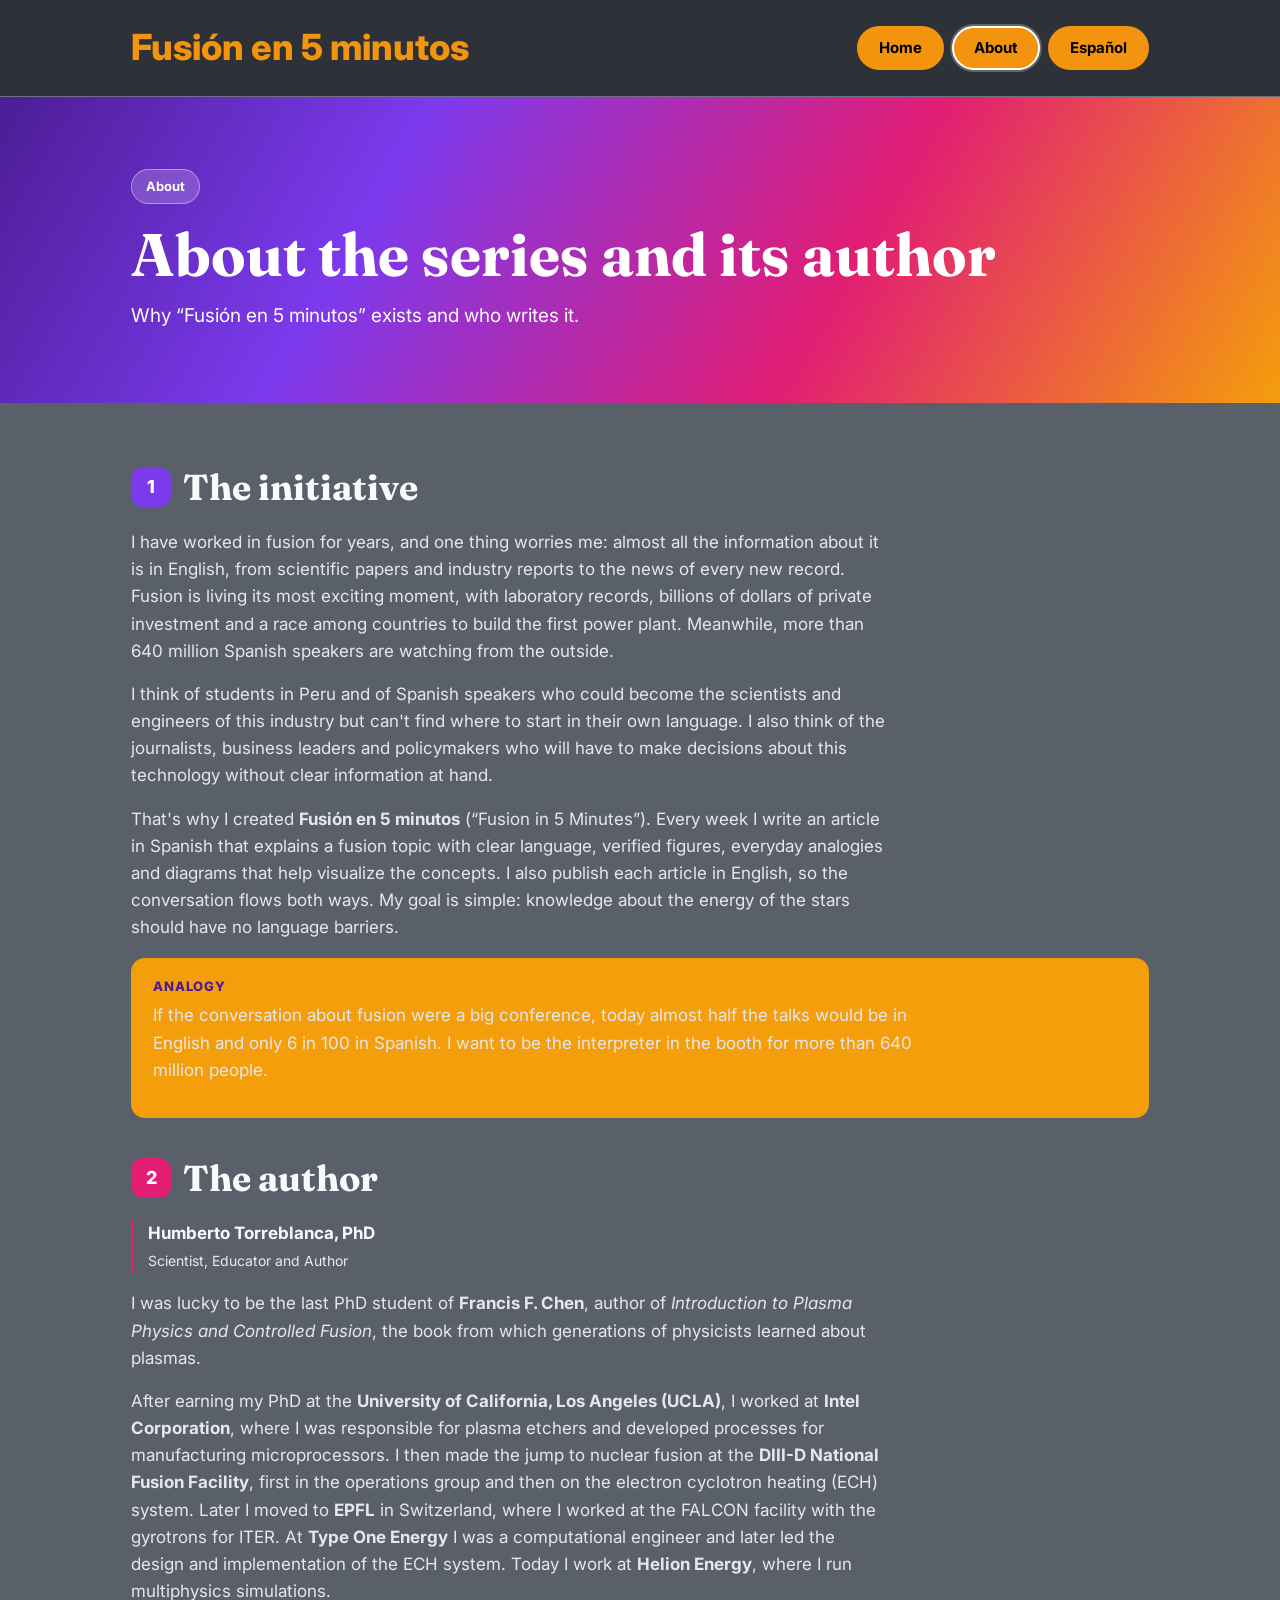
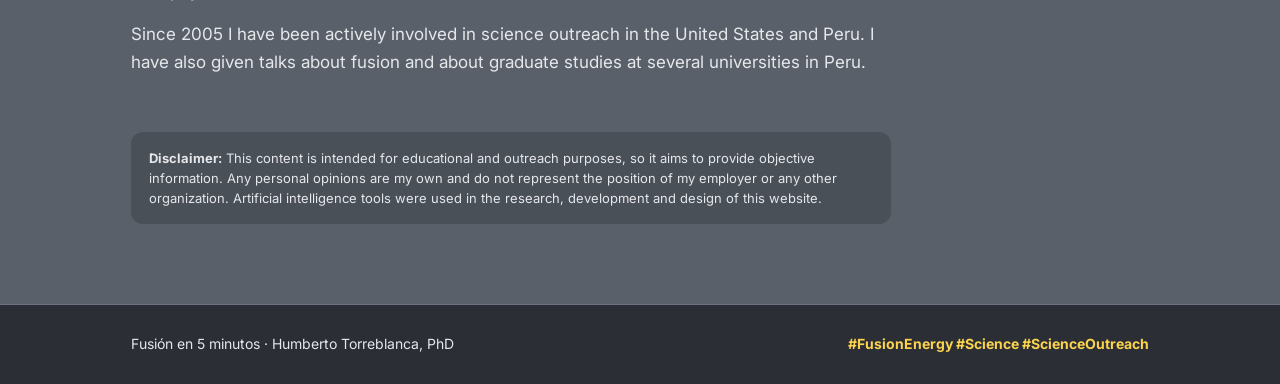
<file: en/about.html>
<!DOCTYPE html>
<html lang="en">
<head>
<meta charset="utf-8">
<meta name="viewport" content="width=device-width, initial-scale=1">
<title>About · Fusión en 5 minutos</title>
<meta name="description" content="Why Fusión en 5 minutos exists and who writes it: Humberto Torreblanca, PhD.">
<meta property="og:title" content="About · Fusión en 5 minutos">
<meta property="og:description" content="Why Fusión en 5 minutos exists and who writes it: Humberto Torreblanca, PhD.">
<meta property="og:type" content="website">
<link rel="alternate" hreflang="es" href="../sobre-mi.html">
<link rel="icon" href="../assets/favicon.svg" type="image/svg+xml">
<link rel="preconnect" href="https://fonts.googleapis.com"><link rel="preconnect" href="https://fonts.gstatic.com" crossorigin><link href="https://fonts.googleapis.com/css2?family=Inter:wght@400;500;600;700;800&family=Fraunces:opsz,wght@9..144,700;9..144,800&display=swap" rel="stylesheet">
<link rel="stylesheet" href="../assets/css/home.css">
</head>
<body>
<nav class="bar" aria-label="Main">
  <div class="inner">
    <a class="brand" href="../en/index.html">Fusión en 5 minutos</a>
    <div class="tabs">
      <a class="tab" href="../en/index.html">Home</a>
      <a class="tab" href="../en/about.html" aria-current="page">About</a>
      <a class="tab lang" href="../sobre-mi.html" hreflang="es" lang="es">Español</a>
    </div>
  </div>
</nav>

<header class="hero" style="padding-bottom:clamp(48px,6vw,72px)">
  <div class="inner">
    <div>
      <span class="pill">About</span>
      <h1>About the series and its author</h1>
      <p>Why “Fusión en 5 minutos” exists and who writes it.</p>
    </div>
  </div>
</header>

<main class="inner">
  <section class="sec about">
    <div class="sec-h"><span class="num" style="--c:var(--violet)">1</span><h2>The initiative</h2></div>
      <p>I have worked in fusion for years, and one thing worries me: almost all the information about it is in English, from scientific papers and industry reports to the news of every new record. Fusion is living its most exciting moment, with laboratory records, billions of dollars of private investment and a race among countries to build the first power plant. Meanwhile, more than 640 million Spanish speakers are watching from the outside.</p>
      <p>I think of students in Peru and of Spanish speakers who could become the scientists and engineers of this industry but can't find where to start in their own language. I also think of the journalists, business leaders and policymakers who will have to make decisions about this technology without clear information at hand.</p>
      <p>That's why I created <strong>Fusión en 5 minutos</strong> (“Fusion in 5 Minutes”). Every week I write an article in Spanish that explains a fusion topic with clear language, verified figures, everyday analogies and diagrams that help visualize the concepts. I also publish each article in English, so the conversation flows both ways. My goal is simple: knowledge about the energy of the stars should have no language barriers.</p>
    <div class="analogia"><b>Analogy</b><p>If the conversation about fusion were a big conference, today almost half the talks would be in English and only 6 in 100 in Spanish. I want to be the interpreter in the booth for more than 640 million people.</p></div>

    <div class="sec-h" style="margin-top:40px"><span class="num" style="--c:var(--magenta)">2</span><h2>The author</h2></div>
    <div class="autor" style="border-left-color:var(--magenta);margin:0 0 16px"><b>Humberto Torreblanca, PhD</b><span>Scientist, Educator and Author</span></div>
      <p>I was lucky to be the last PhD student of <strong>Francis F. Chen</strong>, author of <em>Introduction to Plasma Physics and Controlled Fusion</em>, the book from which generations of physicists learned about plasmas.</p>
      <p>After earning my PhD at the <strong>University of California, Los Angeles (UCLA)</strong>, I worked at <strong>Intel Corporation</strong>, where I was responsible for plasma etchers and developed processes for manufacturing microprocessors. I then made the jump to nuclear fusion at the <strong>DIII-D National Fusion Facility</strong>, first in the operations group and then on the electron cyclotron heating (ECH) system. Later I moved to <strong>EPFL</strong> in Switzerland, where I worked at the FALCON facility with the gyrotrons for ITER. At <strong>Type One Energy</strong> I was a computational engineer and later led the design and implementation of the ECH system. Today I work at <strong>Helion Energy</strong>, where I run multiphysics simulations.</p>
      <p>Since 2005 I have been actively involved in science outreach in the United States and Peru. I have also given talks about fusion and about graduate studies at several universities in Peru.</p>

    <div style="margin-top:56px"><p class="aviso"><strong>Disclaimer:</strong> This content is intended for educational and outreach purposes, so it aims to provide objective information. Any personal opinions are my own and do not represent the position of my employer or any other organization. Artificial intelligence tools were used in the research, development and design of this website.</p></div>
  </section>
</main>
<footer>
  <div class="inner">
    <span>Fusión en 5 minutos · Humberto Torreblanca, PhD</span>
    <span class="hash">#FusionEnergy #Science #ScienceOutreach</span>
  </div>
</footer>
</body>
</html>
</file>
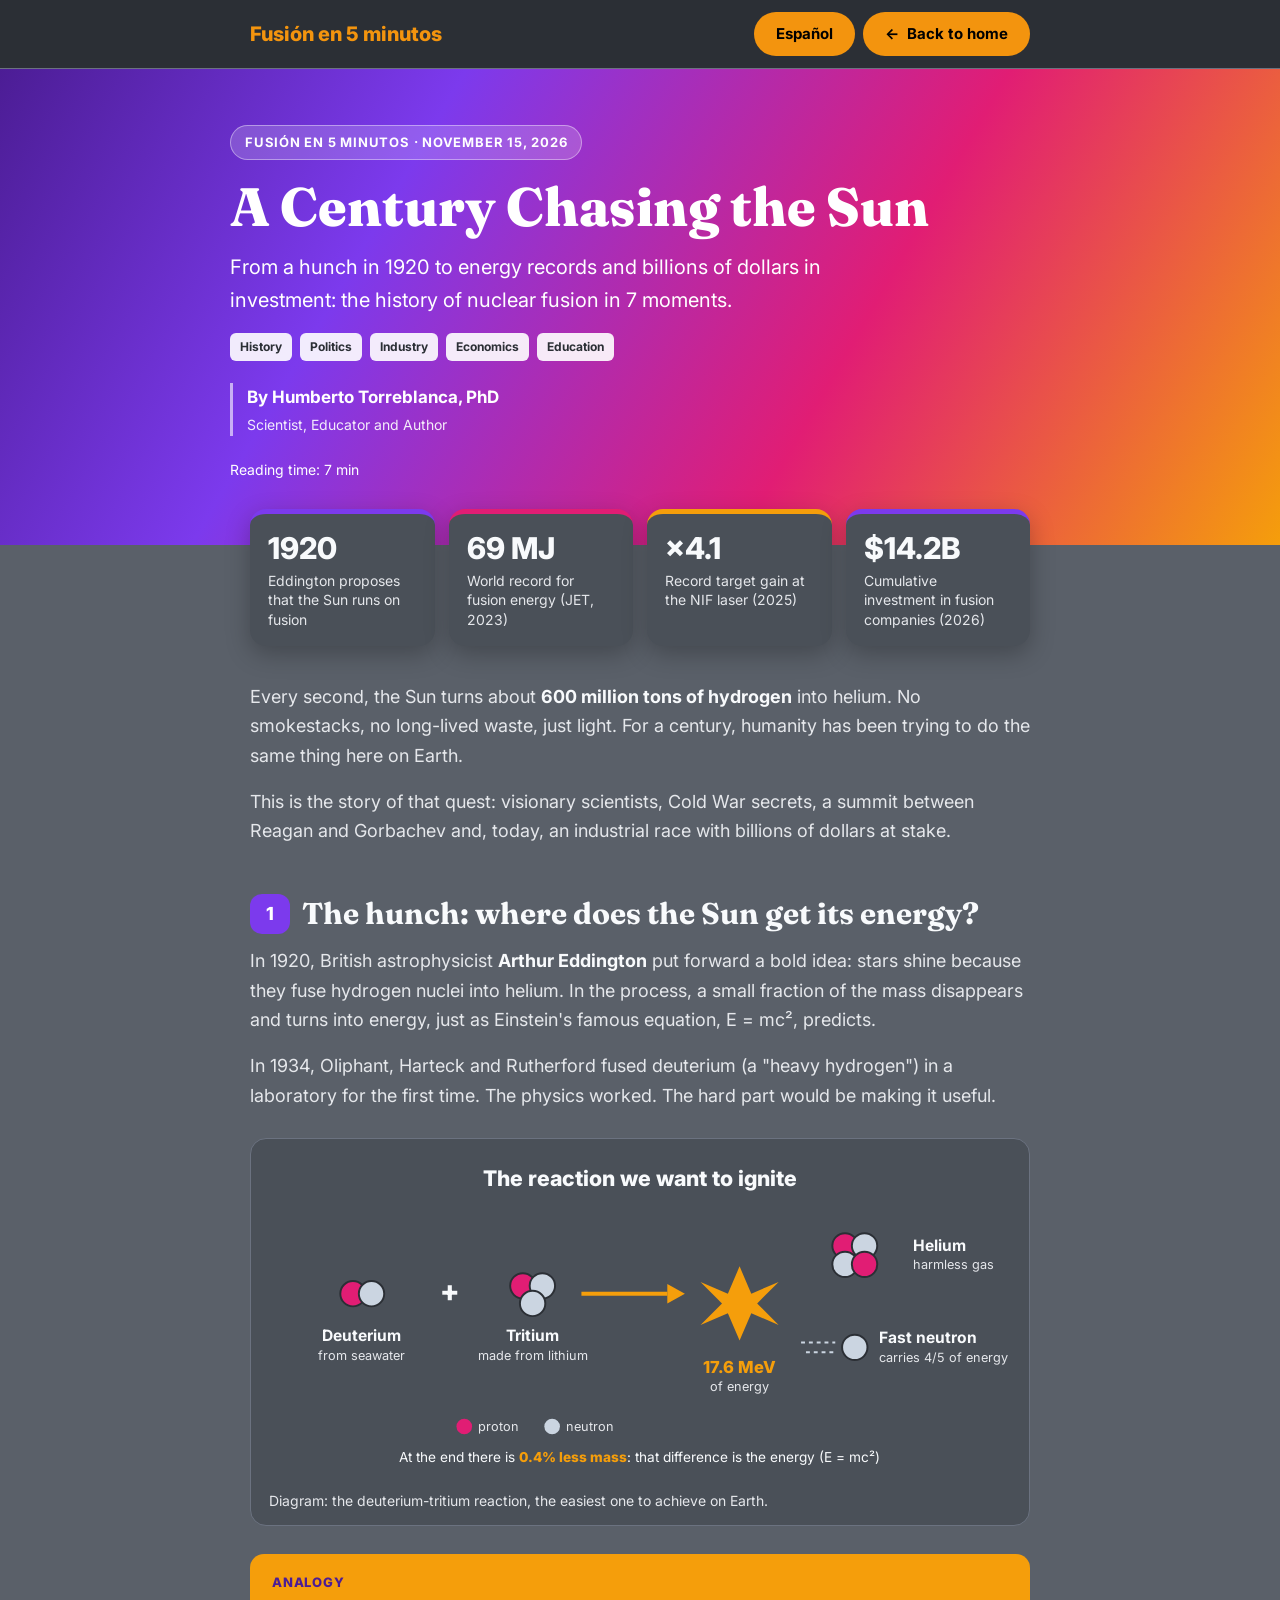
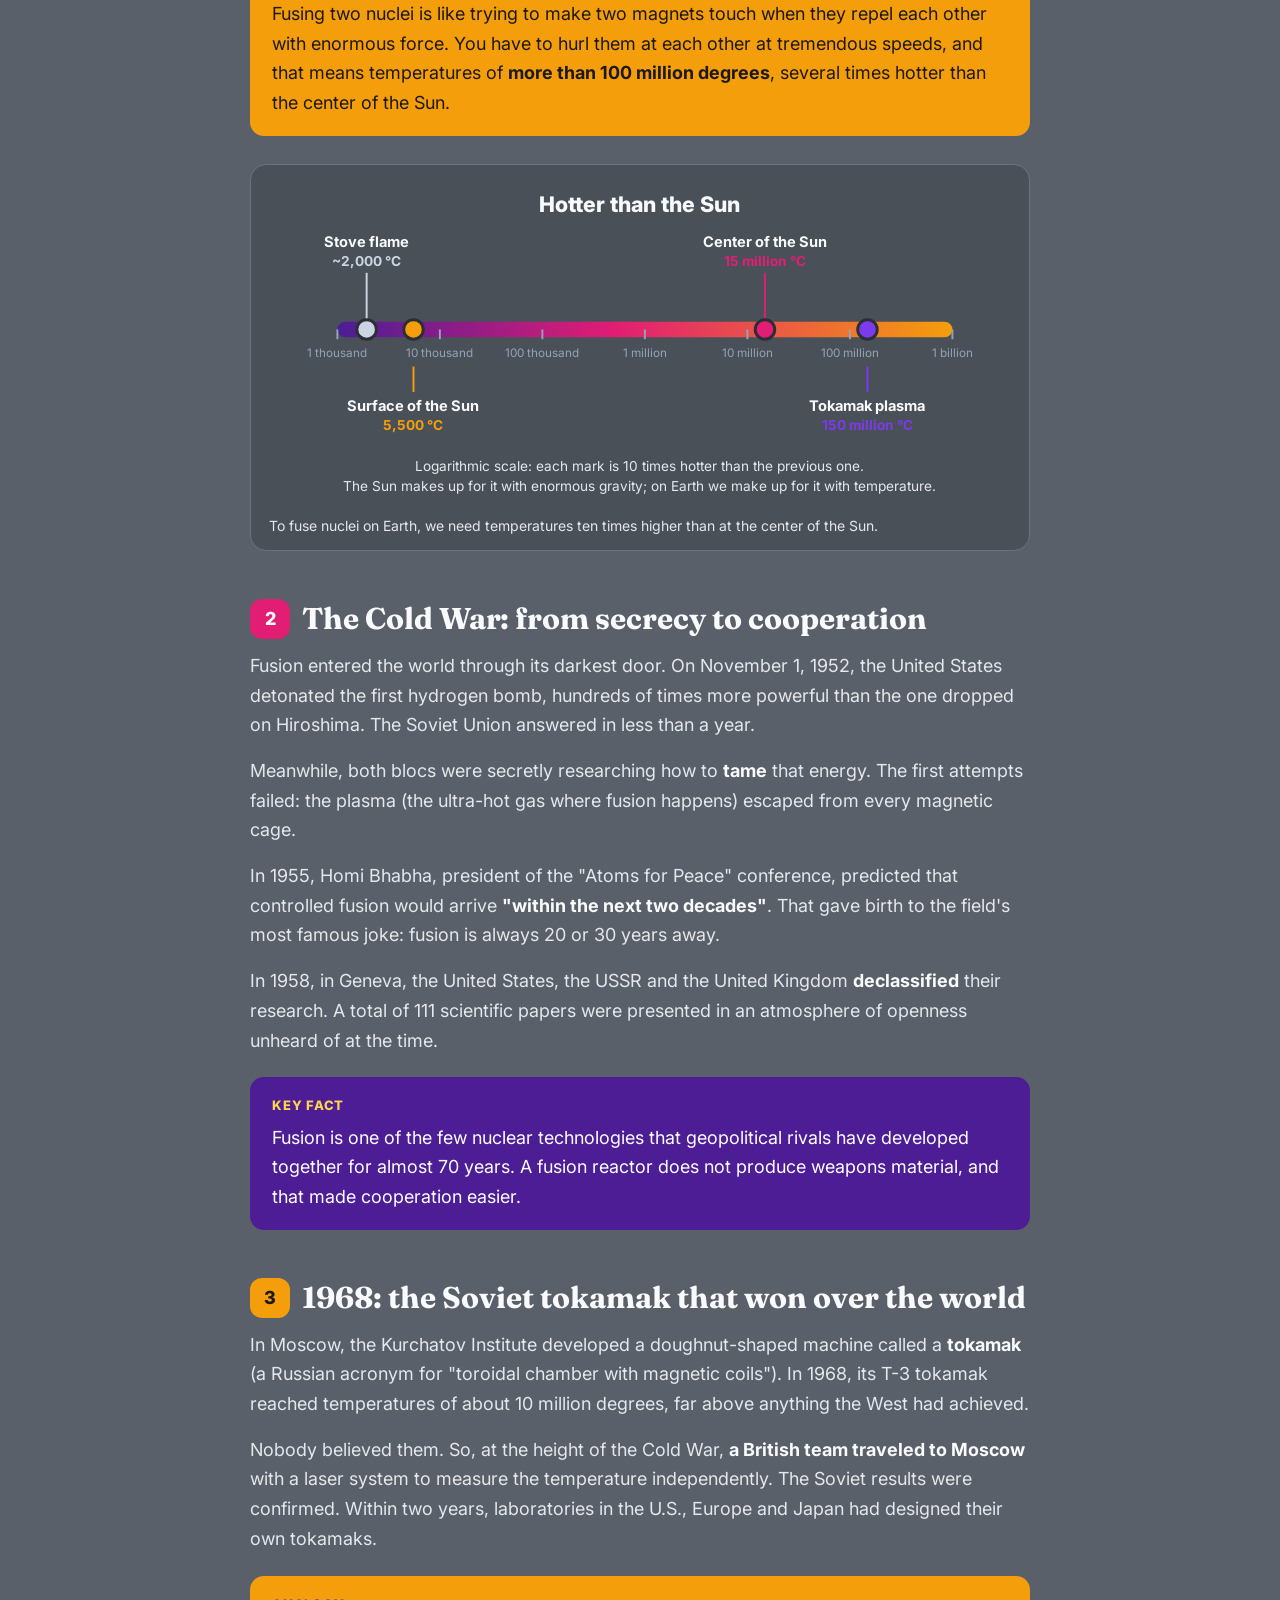
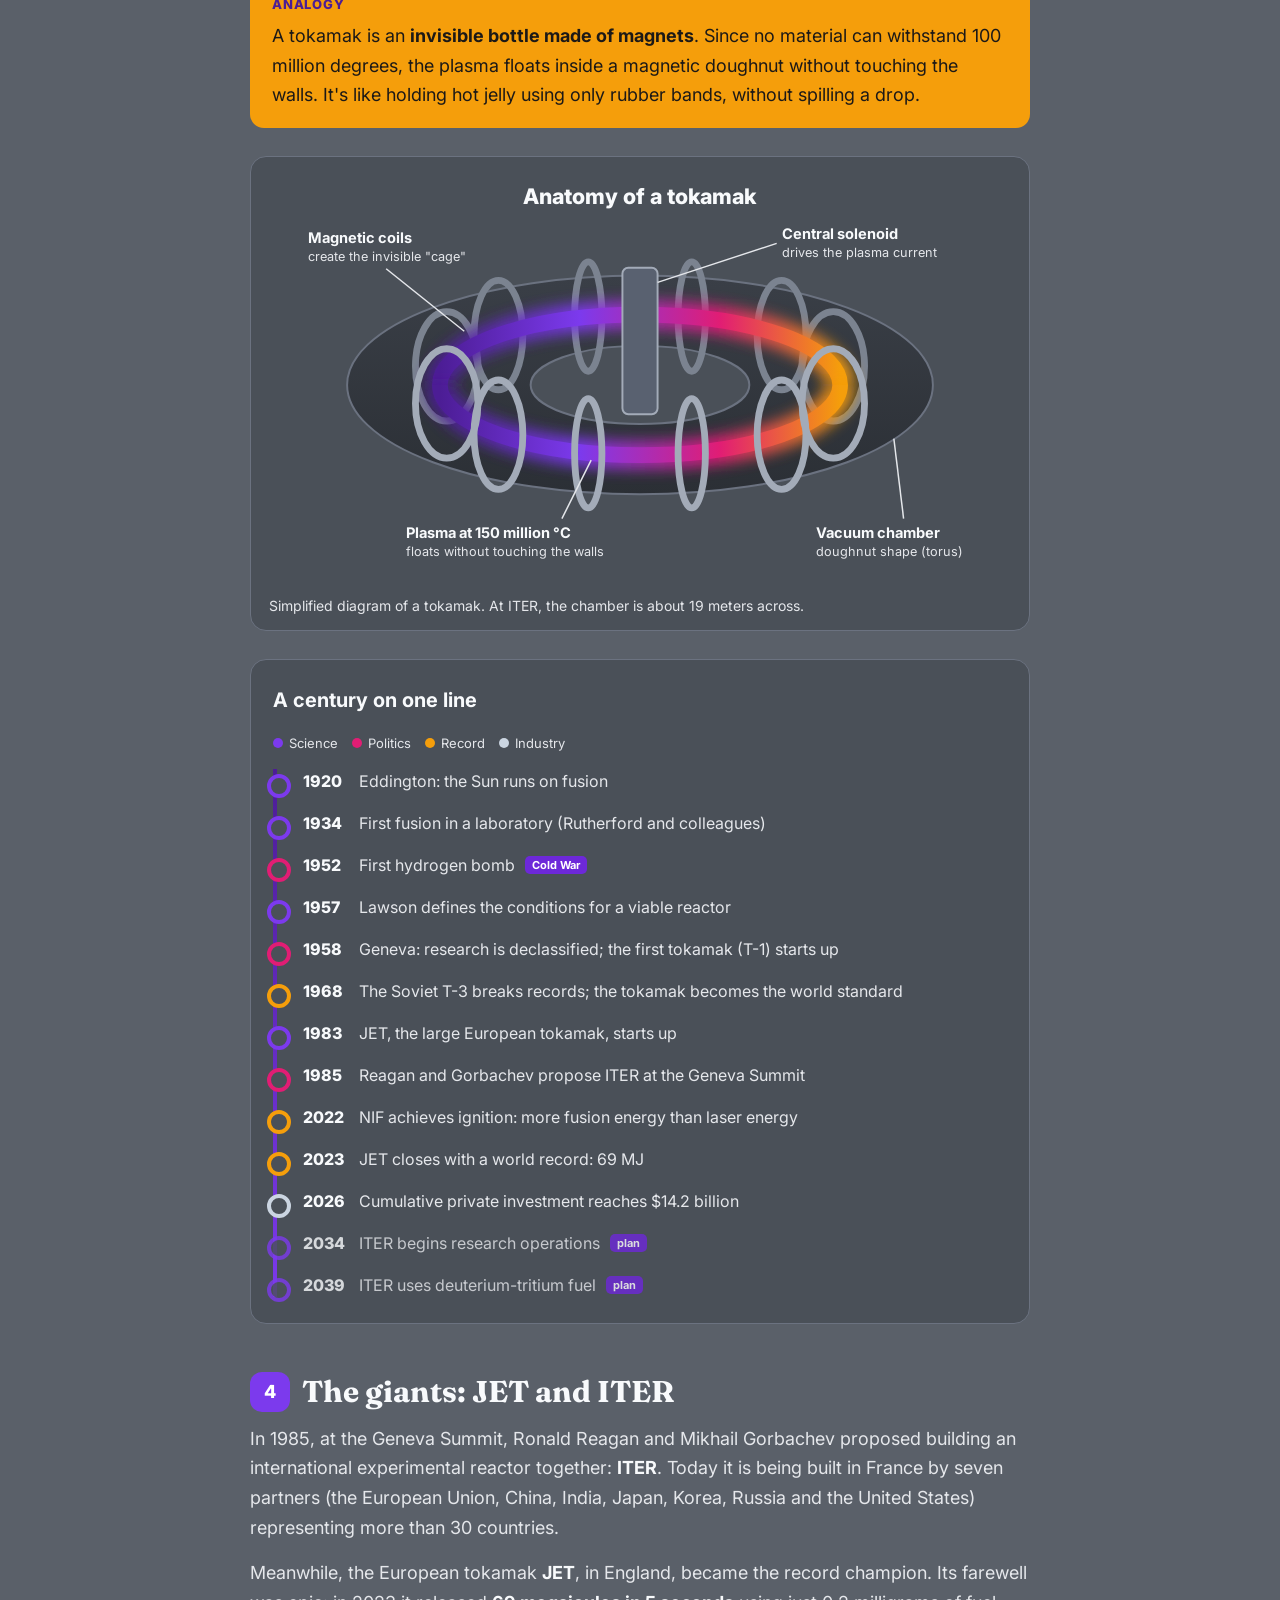
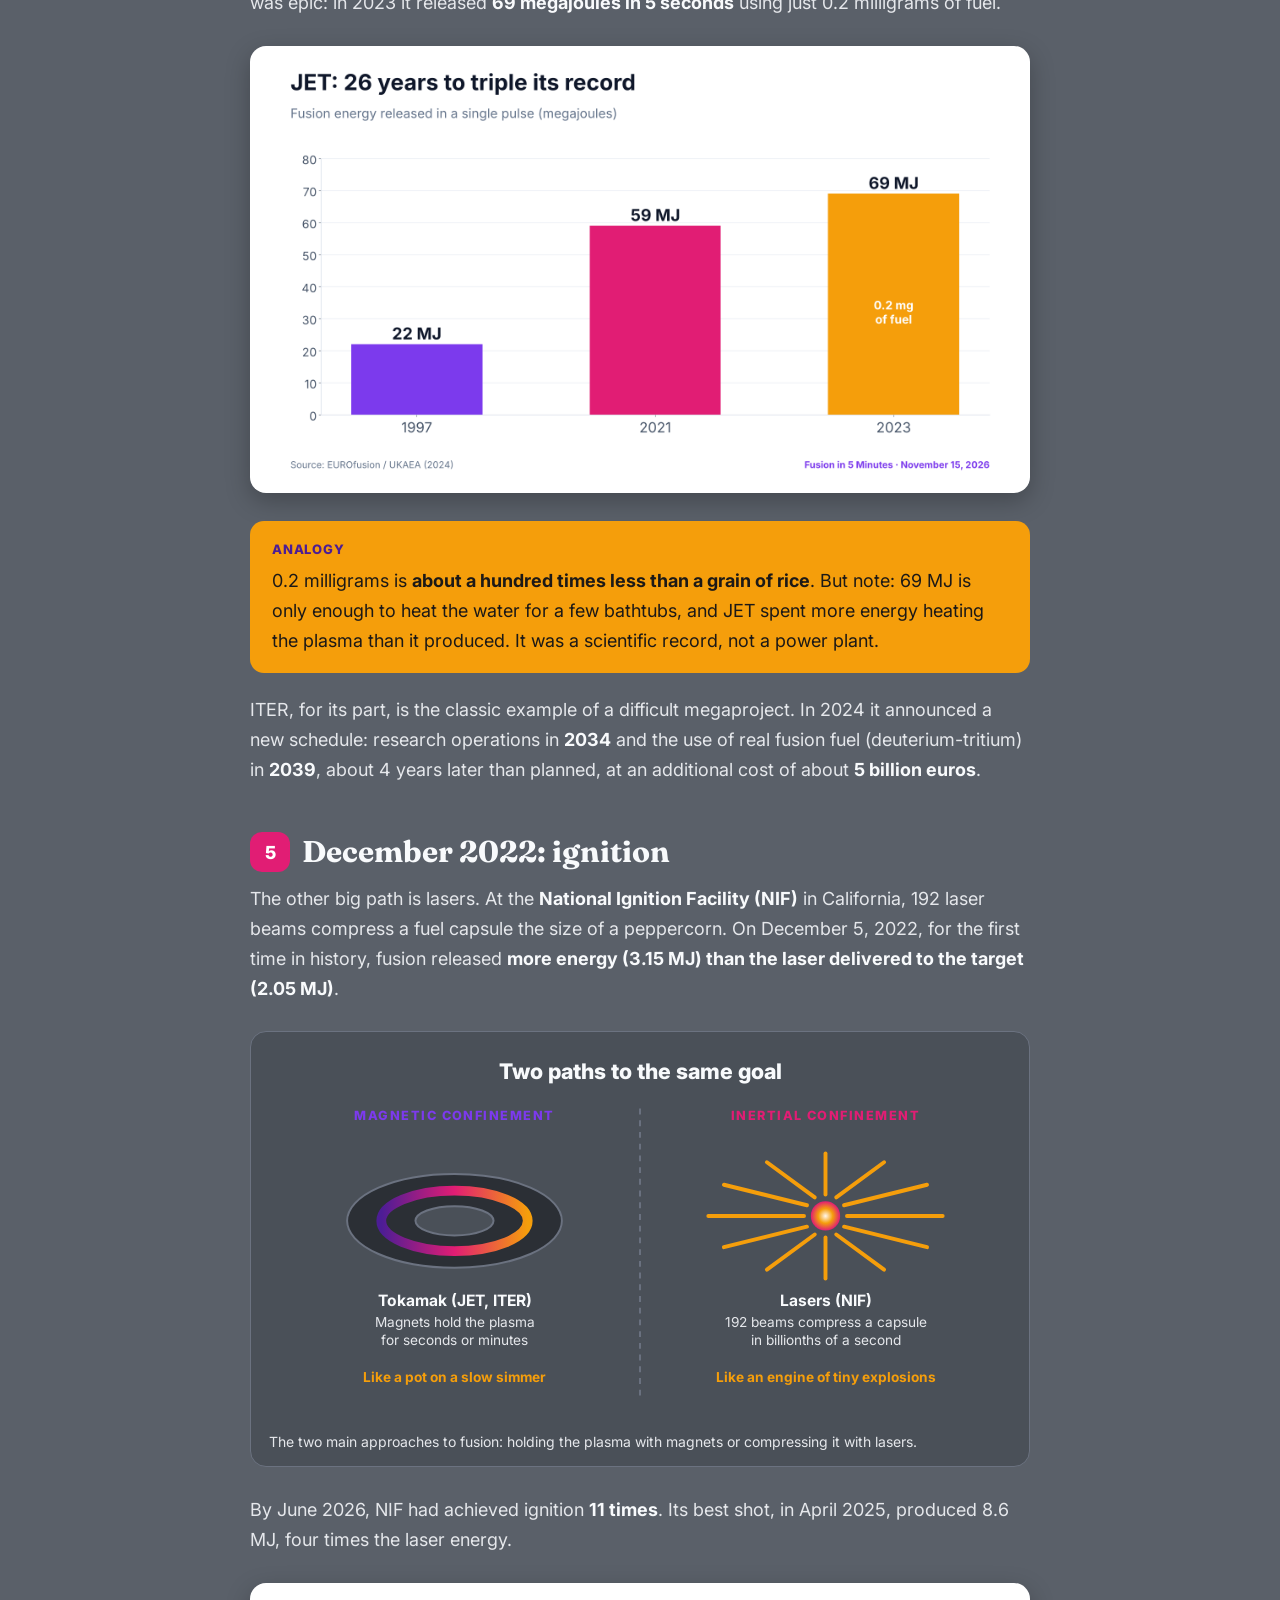
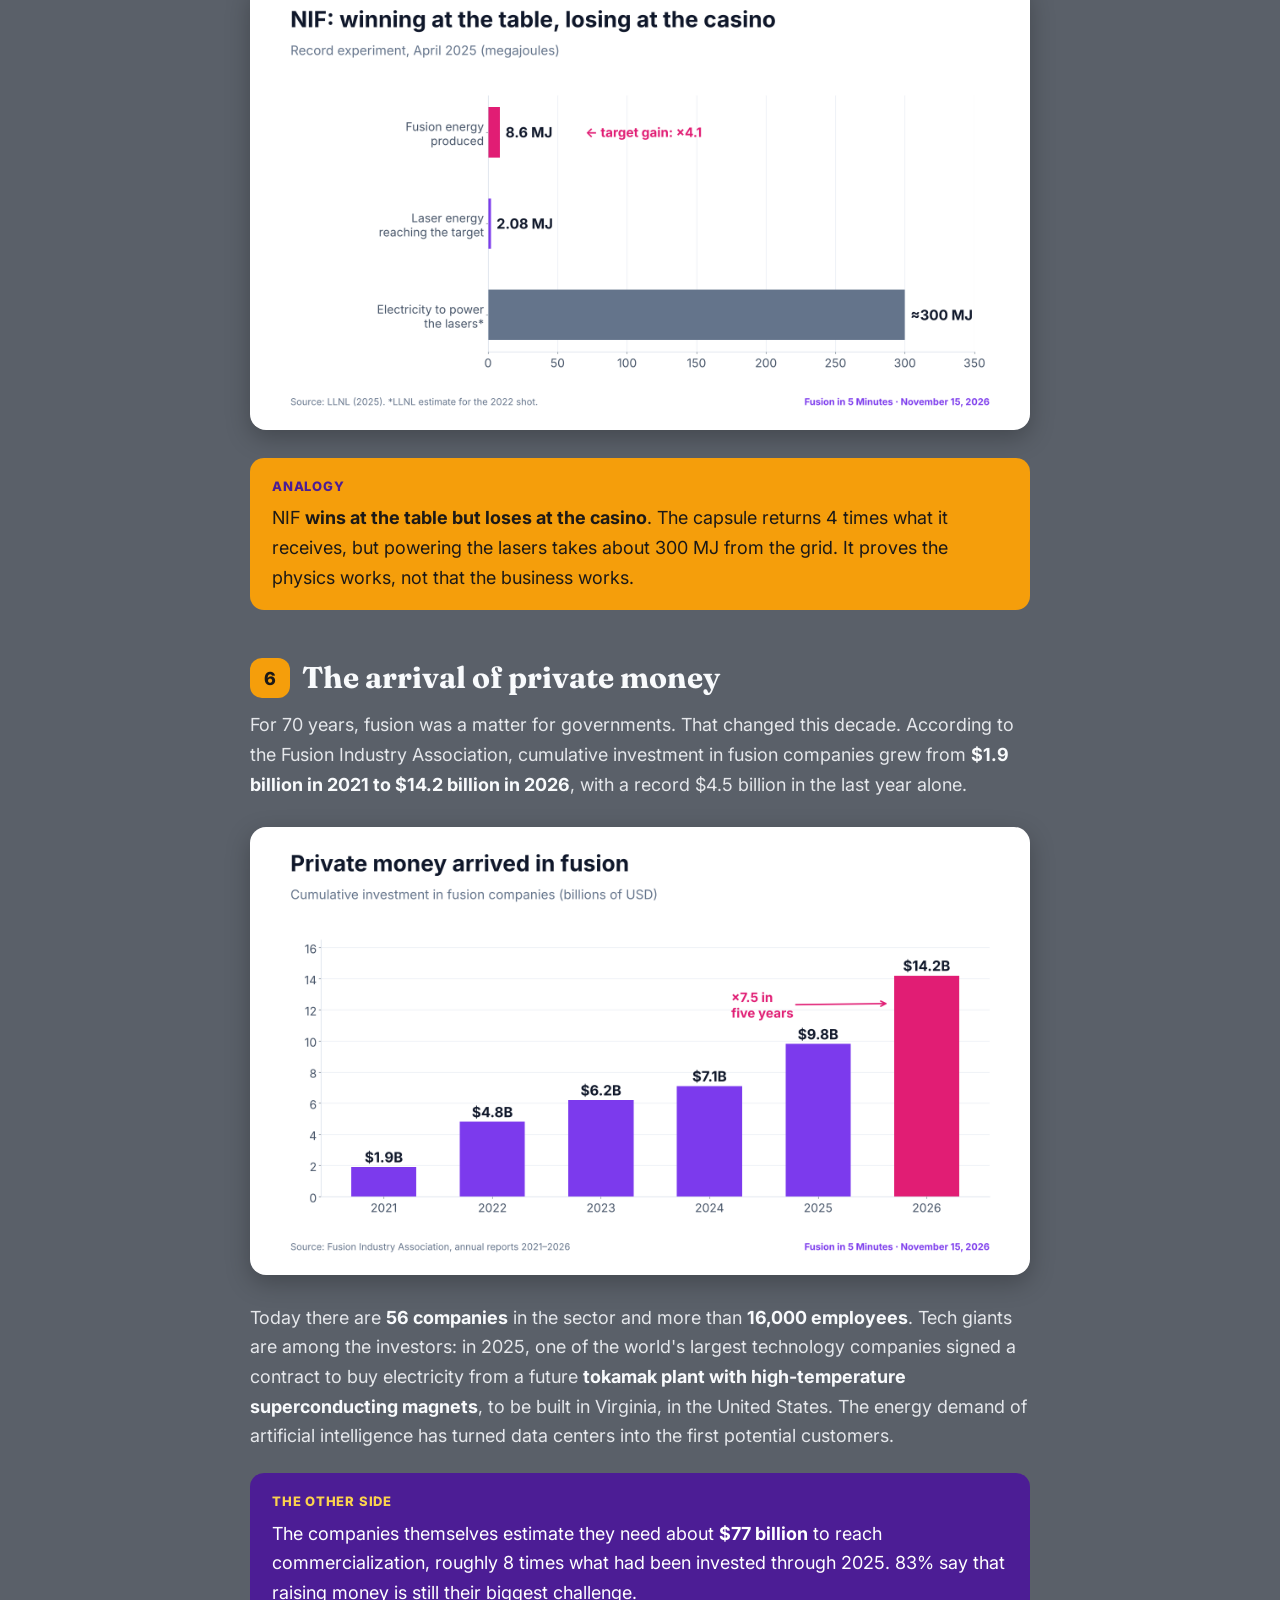
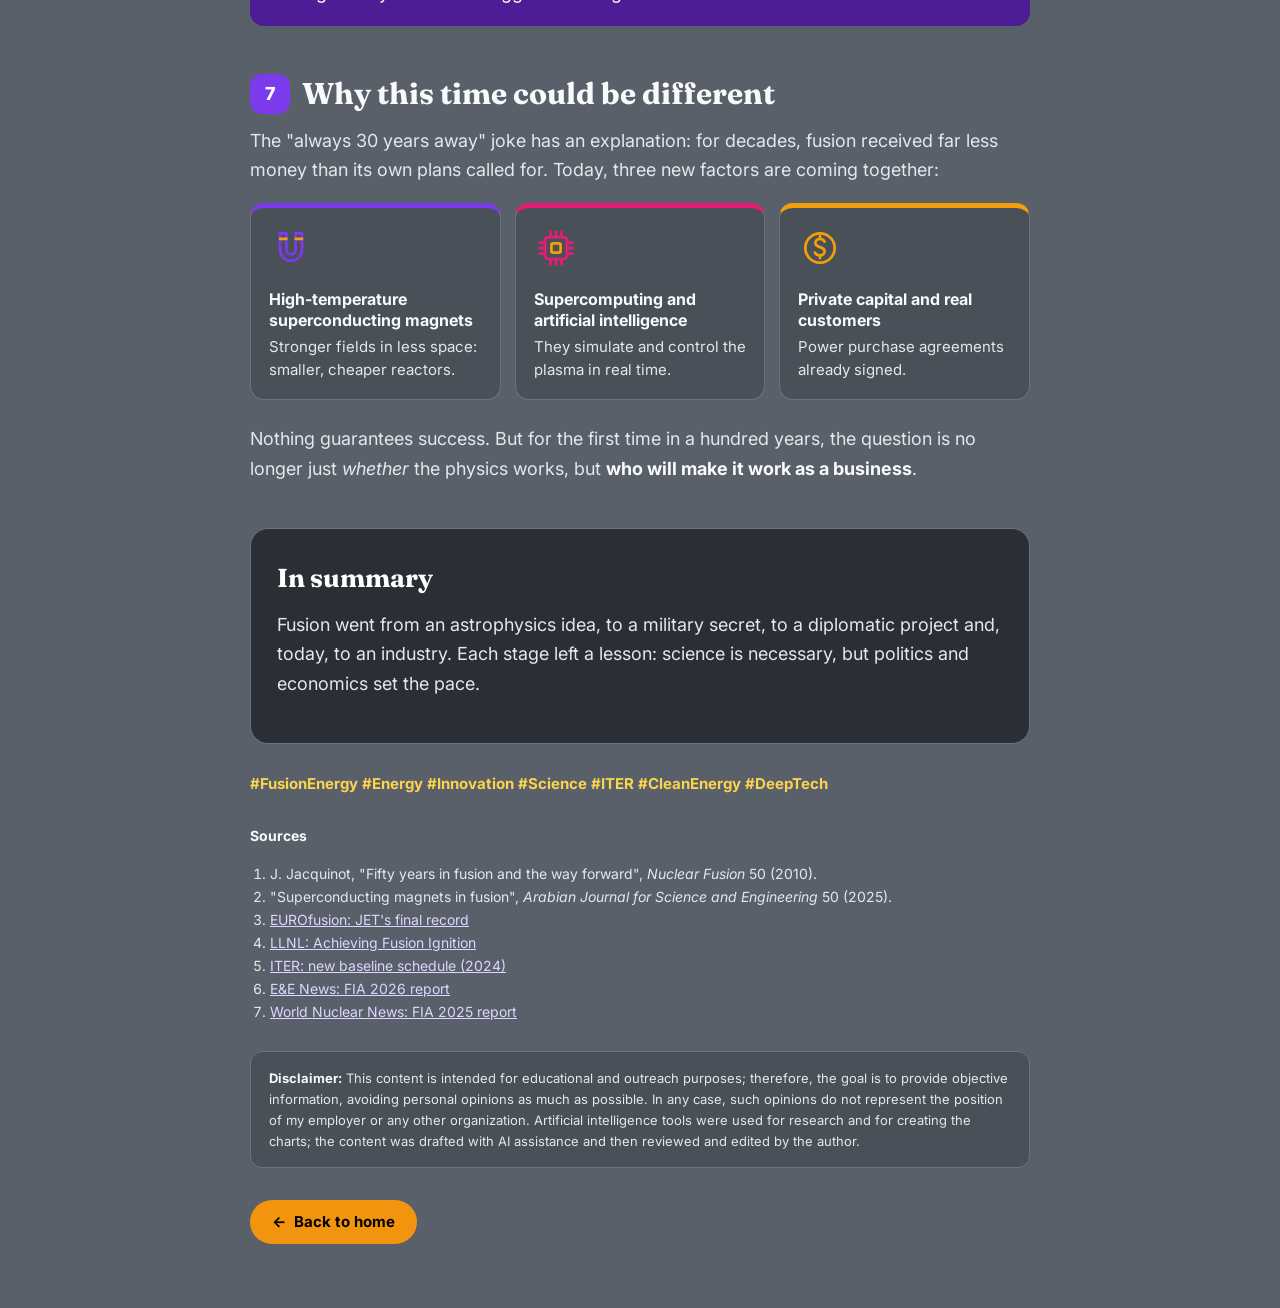
<file: en/articles/a-century-chasing-the-sun.html>
<!DOCTYPE html>
<html lang="en">
<head>
<meta charset="utf-8">
<meta name="viewport" content="width=device-width, initial-scale=1">
<title>A Century Chasing the Sun · Fusión en 5 minutos</title>
<meta name="description" content="From a hunch in 1920 to energy records and billions of dollars in investment: the history of nuclear fusion in 7 moments.">
<meta property="og:title" content="A Century Chasing the Sun · Fusión en 5 minutos">
<meta property="og:description" content="From a hunch in 1920 to energy records and billions of dollars in investment: the history of nuclear fusion in 7 moments.">
<meta property="og:type" content="website">
<link rel="alternate" hreflang="es" href="../../articulos/cien-anos-persiguiendo-al-sol.html">
<link rel="icon" href="../../assets/favicon.svg" type="image/svg+xml">
<link rel="preconnect" href="https://fonts.googleapis.com"><link rel="preconnect" href="https://fonts.gstatic.com" crossorigin><link href="https://fonts.googleapis.com/css2?family=Inter:wght@400;500;600;700;800&family=Fraunces:opsz,wght@9..144,700;9..144,800&display=swap" rel="stylesheet">
<link rel="stylesheet" href="../../assets/css/article.css">
</head>
<body>
<nav class="volver-bar" aria-label="Main"><div class="inner"><a class="marca" href="../index.html">Fusión en 5 minutos</a><div class="acciones"><a class="volver lang" href="../../articulos/cien-anos-persiguiendo-al-sol.html" hreflang="es" lang="es">Español</a><a class="volver" href="../index.html"><span aria-hidden="true">←</span> Back to home</a></div></div></nav>

<header class="hero">
  <div class="inner">
    <span class="serie">Fusión en 5 minutos · November 15, 2026</span>
    <h1>A Century Chasing the Sun</h1>
    <p class="bajada">From a hunch in 1920 to energy records and billions of dollars in investment: the history of nuclear fusion in 7 moments.</p>
    <div class="ejes">
      <span class="eje">History</span><span class="eje">Politics</span><span class="eje">Industry</span><span class="eje">Economics</span><span class="eje">Education</span>
    </div>
    <div class="autor"><b>By Humberto Torreblanca, PhD</b><span>Scientist, Educator and Author</span></div>
    <div class="meta">Reading time: 7 min</div>
  </div>
</header>

<main class="wrap">

  <section class="stats">
    <div class="stat" style="--c:var(--violet)"><div class="n">1920</div><div class="l">Eddington proposes that the Sun runs on fusion</div></div>
    <div class="stat" style="--c:var(--magenta)"><div class="n">69 MJ</div><div class="l">World record for fusion energy (JET, 2023)</div></div>
    <div class="stat" style="--c:var(--orange)"><div class="n">×4.1</div><div class="l">Record target gain at the NIF laser (2025)</div></div>
    <div class="stat" style="--c:var(--violet)"><div class="n">$14.2B</div><div class="l">Cumulative investment in fusion companies (2026)</div></div>
  </section>

  <p>Every second, the Sun turns about <strong>600 million tons of hydrogen</strong> into helium. No smokestacks, no long-lived waste, just light. For a century, humanity has been trying to do the same thing here on Earth.</p>
  <p>This is the story of that quest: visionary scientists, Cold War secrets, a summit between Reagan and Gorbachev and, today, an industrial race with billions of dollars at stake.</p>

  <h2><span class="num" style="--c:var(--violet)">1</span>The hunch: where does the Sun get its energy?</h2>
  <p>In 1920, British astrophysicist <strong>Arthur Eddington</strong> put forward a bold idea: stars shine because they fuse hydrogen nuclei into helium. In the process, a small fraction of the mass disappears and turns into energy, just as Einstein's famous equation, E = mc², predicts.</p>
  <p>In 1934, Oliphant, Harteck and Rutherford fused deuterium (a "heavy hydrogen") in a laboratory for the first time. The physics worked. The hard part would be making it useful.</p>

  <figure class="esquema" id="esquema-reaccion"><svg viewBox="0 0 760 330" role="img" aria-label="Diagram of the fusion reaction: a deuterium nucleus and a tritium nucleus join to form a helium nucleus and a fast neutron, releasing 17.6 million electron volts." style="font-family:Inter,system-ui,sans-serif">
  <text x="380" y="30" text-anchor="middle" fill="#F8FAFC" font-size="22" font-weight="800">The reaction we want to ignite</text>
  <circle cx="86" cy="140" r="13" fill="#E11D74" stroke="#2B2F35" stroke-width="2"/><circle cx="105" cy="140" r="13" fill="#CBD5E1" stroke="#2B2F35" stroke-width="2"/>
  <text x="95" y="188" text-anchor="middle" fill="#F8FAFC" font-size="16" font-weight="700">Deuterium</text>
  <text x="95" y="208" text-anchor="middle" fill="#E5E7EB" font-size="13">from seawater</text>
  <text x="185" y="148" text-anchor="middle" fill="#F8FAFC" font-size="30" font-weight="800">+</text>
  <circle cx="260" cy="132" r="13" fill="#E11D74" stroke="#2B2F35" stroke-width="2"/><circle cx="280" cy="132" r="13" fill="#CBD5E1" stroke="#2B2F35" stroke-width="2"/><circle cx="270" cy="150" r="13" fill="#CBD5E1" stroke="#2B2F35" stroke-width="2"/>
  <text x="270" y="188" text-anchor="middle" fill="#F8FAFC" font-size="16" font-weight="700">Tritium</text>
  <text x="270" y="208" text-anchor="middle" fill="#E5E7EB" font-size="13">made from lithium</text>
  <line x1="320" y1="140" x2="408" y2="140" stroke="#F59E0B" stroke-width="4"/>
  <polygon points="408,130 426,140 408,150" fill="#F59E0B"/>
  <polygon points="470,140 482,112 494,140 522,128 500,150 522,172 494,160 482,188 470,160 442,172 464,150 442,128" fill="#F59E0B"/>
  <text x="482" y="221" text-anchor="middle" fill="#F59E0B" font-size="17" font-weight="800">17.6 MeV</text>
  <text x="482" y="240" text-anchor="middle" fill="#E5E7EB" font-size="13">of energy</text>
  <circle cx="590" cy="91" r="13" fill="#E11D74" stroke="#2B2F35" stroke-width="2"/><circle cx="610" cy="91" r="13" fill="#CBD5E1" stroke="#2B2F35" stroke-width="2"/><circle cx="590" cy="110" r="13" fill="#CBD5E1" stroke="#2B2F35" stroke-width="2"/><circle cx="610" cy="110" r="13" fill="#E11D74" stroke="#2B2F35" stroke-width="2"/>
  <text x="660" y="96" fill="#F8FAFC" font-size="16" font-weight="700">Helium</text>
  <text x="660" y="115" fill="#E5E7EB" font-size="13">harmless gas</text>
  <line x1="545" y1="190" x2="580" y2="190" stroke="#CBD5E1" stroke-width="2" stroke-dasharray="4 4"/>
  <line x1="550" y1="200" x2="580" y2="200" stroke="#CBD5E1" stroke-width="2" stroke-dasharray="4 4"/>
  <circle cx="600" cy="195" r="13" fill="#CBD5E1" stroke="#2B2F35" stroke-width="2"/>
  <text x="625" y="191" fill="#F8FAFC" font-size="16" font-weight="700">Fast neutron</text>
  <text x="625" y="210" fill="#E5E7EB" font-size="13">carries 4/5 of energy</text>
  <circle cx="200" cy="276" r="8" fill="#E11D74"/><text x="214" y="281" fill="#E5E7EB" font-size="13">proton</text>
  <circle cx="290" cy="276" r="8" fill="#CBD5E1"/><text x="304" y="281" fill="#E5E7EB" font-size="13">neutron</text>
  <text x="380" y="312" text-anchor="middle" fill="#F8FAFC" font-size="14">At the end there is <tspan font-weight="800" fill="#F59E0B">0.4% less mass</tspan>: that difference is the energy (E = mc²)</text>
</svg><figcaption>Diagram: the deuterium-tritium reaction, the easiest one to achieve on Earth.</figcaption></figure>

  <div class="analogia"><b>Analogy</b><p>Fusing two nuclei is like trying to make two magnets touch when they repel each other with enormous force. You have to hurl them at each other at tremendous speeds, and that means temperatures of <strong>more than 100 million degrees</strong>, several times hotter than the center of the Sun.</p></div>

  <figure class="esquema" id="esquema-temperaturas"><svg viewBox="0 0 760 330" role="img" aria-label="Temperature scale on a logarithmic axis: stove flame about 2,000 degrees, surface of the Sun 5,500, center of the Sun 15 million and tokamak plasma 150 million degrees Celsius." style="font-family:Inter,system-ui,sans-serif">
  <defs><linearGradient id="calor" x1="0" x2="1"><stop offset="0" stop-color="#4C1D95"/><stop offset="0.45" stop-color="#E11D74"/><stop offset="1" stop-color="#F59E0B"/></linearGradient></defs>
  <text x="380" y="30" text-anchor="middle" fill="#F8FAFC" font-size="22" font-weight="800">Hotter than the Sun</text>
  <rect x="70" y="142" width="630" height="16" rx="8" fill="url(#calor)"/>
  <line x1="70" y1="150" x2="70" y2="160" stroke="#94A3B8" stroke-width="2"/><text x="70" y="178" text-anchor="middle" fill="#94A3B8" font-size="12">1 thousand</text><line x1="175" y1="150" x2="175" y2="160" stroke="#94A3B8" stroke-width="2"/><text x="175" y="178" text-anchor="middle" fill="#94A3B8" font-size="12">10 thousand</text><line x1="280" y1="150" x2="280" y2="160" stroke="#94A3B8" stroke-width="2"/><text x="280" y="178" text-anchor="middle" fill="#94A3B8" font-size="12">100 thousand</text><line x1="385" y1="150" x2="385" y2="160" stroke="#94A3B8" stroke-width="2"/><text x="385" y="178" text-anchor="middle" fill="#94A3B8" font-size="12">1 million</text><line x1="490" y1="150" x2="490" y2="160" stroke="#94A3B8" stroke-width="2"/><text x="490" y="178" text-anchor="middle" fill="#94A3B8" font-size="12">10 million</text><line x1="595" y1="150" x2="595" y2="160" stroke="#94A3B8" stroke-width="2"/><text x="595" y="178" text-anchor="middle" fill="#94A3B8" font-size="12">100 million</text><line x1="700" y1="150" x2="700" y2="160" stroke="#94A3B8" stroke-width="2"/><text x="700" y="178" text-anchor="middle" fill="#94A3B8" font-size="12">1 billion</text><line x1="100" y1="140" x2="100" y2="92" stroke="#CBD5E1" stroke-width="2"/><text x="100" y="66" text-anchor="middle" fill="#F8FAFC" font-size="15" font-weight="700">Stove flame</text><text x="100" y="85" text-anchor="middle" fill="#CBD5E1" font-size="14" font-weight="700">~2,000 °C</text><circle cx="100" cy="150" r="10" fill="#CBD5E1" stroke="#2B2F35" stroke-width="3"/><line x1="148" y1="188" x2="148" y2="214" stroke="#F59E0B" stroke-width="2"/><text x="148" y="234" text-anchor="middle" fill="#F8FAFC" font-size="15" font-weight="700">Surface of the Sun</text><text x="148" y="253" text-anchor="middle" fill="#F59E0B" font-size="14" font-weight="700">5,500 °C</text><circle cx="148" cy="150" r="10" fill="#F59E0B" stroke="#2B2F35" stroke-width="3"/><line x1="508" y1="140" x2="508" y2="92" stroke="#E11D74" stroke-width="2"/><text x="508" y="66" text-anchor="middle" fill="#F8FAFC" font-size="15" font-weight="700">Center of the Sun</text><text x="508" y="85" text-anchor="middle" fill="#E11D74" font-size="14" font-weight="700">15 million °C</text><circle cx="508" cy="150" r="10" fill="#E11D74" stroke="#2B2F35" stroke-width="3"/><line x1="613" y1="188" x2="613" y2="214" stroke="#7C3AED" stroke-width="2"/><text x="613" y="234" text-anchor="middle" fill="#F8FAFC" font-size="15" font-weight="700">Tokamak plasma</text><text x="613" y="253" text-anchor="middle" fill="#7C3AED" font-size="14" font-weight="700">150 million °C</text><circle cx="613" cy="150" r="10" fill="#7C3AED" stroke="#2B2F35" stroke-width="3"/>
  <text x="380" y="295" text-anchor="middle" fill="#E5E7EB" font-size="14">Logarithmic scale: each mark is 10 times hotter than the previous one.</text>
  <text x="380" y="315" text-anchor="middle" fill="#E5E7EB" font-size="14">The Sun makes up for it with enormous gravity; on Earth we make up for it with temperature.</text>
</svg><figcaption>To fuse nuclei on Earth, we need temperatures ten times higher than at the center of the Sun.</figcaption></figure>

  <h2><span class="num" style="--c:var(--magenta)">2</span>The Cold War: from secrecy to cooperation</h2>
  <p>Fusion entered the world through its darkest door. On November 1, 1952, the United States detonated the first hydrogen bomb, hundreds of times more powerful than the one dropped on Hiroshima. The Soviet Union answered in less than a year.</p>
  <p>Meanwhile, both blocs were secretly researching how to <strong>tame</strong> that energy. The first attempts failed: the plasma (the ultra-hot gas where fusion happens) escaped from every magnetic cage.</p>
  <p>In 1955, Homi Bhabha, president of the "Atoms for Peace" conference, predicted that controlled fusion would arrive <strong>"within the next two decades"</strong>. That gave birth to the field's most famous joke: fusion is always 20 or 30 years away.</p>
  <p>In 1958, in Geneva, the United States, the USSR and the United Kingdom <strong>declassified</strong> their research. A total of 111 scientific papers were presented in an atmosphere of openness unheard of at the time.</p>

  <div class="dato"><b>Key fact</b><p>Fusion is one of the few nuclear technologies that geopolitical rivals have developed together for almost 70 years. A fusion reactor does not produce weapons material, and that made cooperation easier.</p></div>

  <h2><span class="num o" style="--c:var(--orange)">3</span>1968: the Soviet tokamak that won over the world</h2>
  <p>In Moscow, the Kurchatov Institute developed a doughnut-shaped machine called a <strong>tokamak</strong> (a Russian acronym for "toroidal chamber with magnetic coils"). In 1968, its T-3 tokamak reached temperatures of about 10 million degrees, far above anything the West had achieved.</p>
  <p>Nobody believed them. So, at the height of the Cold War, <strong>a British team traveled to Moscow</strong> with a laser system to measure the temperature independently. The Soviet results were confirmed. Within two years, laboratories in the U.S., Europe and Japan had designed their own tokamaks.</p>

  <div class="analogia"><b>Analogy</b><p>A tokamak is an <strong>invisible bottle made of magnets</strong>. Since no material can withstand 100 million degrees, the plasma floats inside a magnetic doughnut without touching the walls. It's like holding hot jelly using only rubber bands, without spilling a drop.</p></div>

  <figure class="esquema" id="esquema-tokamak"><svg viewBox="0 0 760 420" role="img" aria-label="Diagram of a tokamak: a doughnut-shaped chamber surrounded by magnetic coils, with a ring of plasma at 150 million degrees floating inside and a solenoid at the center." style="font-family:Inter,system-ui,sans-serif">
  <defs>
    <linearGradient id="plasma" x1="0" x2="1"><stop offset="0" stop-color="#4C1D95"/><stop offset="0.35" stop-color="#7C3AED"/><stop offset="0.7" stop-color="#E11D74"/><stop offset="1" stop-color="#F59E0B"/></linearGradient>
    <linearGradient id="camara" x1="0" y1="0" x2="0" y2="1"><stop offset="0" stop-color="#3A3F47"/><stop offset="1" stop-color="#2B2F35"/></linearGradient>
    <filter id="brillo" x="-20%" y="-50%" width="140%" height="200%"><feGaussianBlur stdDeviation="7"/></filter>
  </defs>
  <text x="380" y="30" text-anchor="middle" fill="#F8FAFC" font-size="22" font-weight="800">Anatomy of a tokamak</text>
  <path d="M80,215 a300,112 0 1,0 600,0 a300,112 0 1,0 -600,0 Z M268,215 a112,40 0 1,0 224,0 a112,40 0 1,0 -224,0 Z" fill="url(#camara)" fill-rule="evenodd" stroke="#6B7280" stroke-width="2"/>
  <ellipse cx="182" cy="196" rx="32" ry="56" fill="none" stroke="#7B8390" stroke-width="7"/><ellipse cx="235" cy="164" rx="25" ry="56" fill="none" stroke="#7B8390" stroke-width="7"/><ellipse cx="327" cy="145" rx="14" ry="56" fill="none" stroke="#7B8390" stroke-width="7"/><ellipse cx="433" cy="145" rx="14" ry="56" fill="none" stroke="#7B8390" stroke-width="7"/><ellipse cx="525" cy="164" rx="25" ry="56" fill="none" stroke="#7B8390" stroke-width="7"/><ellipse cx="578" cy="196" rx="32" ry="56" fill="none" stroke="#7B8390" stroke-width="7"/>
  <path d="M175,215 A205,72 0 0,1 585,215" fill="none" stroke="url(#plasma)" stroke-width="30" filter="url(#brillo)" opacity="0.9"/>
  <path d="M175,215 A205,72 0 0,1 585,215" fill="none" stroke="url(#plasma)" stroke-width="16"/>
  <rect x="362" y="95" width="36" height="150" rx="6" fill="#596170" stroke="#A3ABB8" stroke-width="2"/>
  <path d="M585,215 A205,72 0 0,1 175,215" fill="none" stroke="url(#plasma)" stroke-width="30" filter="url(#brillo)" opacity="0.9"/>
  <path d="M585,215 A205,72 0 0,1 175,215" fill="none" stroke="url(#plasma)" stroke-width="16"/>
  <ellipse cx="578" cy="234" rx="32" ry="56" fill="none" stroke="#A3ABB8" stroke-width="7"/><ellipse cx="525" cy="266" rx="25" ry="56" fill="none" stroke="#A3ABB8" stroke-width="7"/><ellipse cx="433" cy="285" rx="14" ry="56" fill="none" stroke="#A3ABB8" stroke-width="7"/><ellipse cx="327" cy="285" rx="14" ry="56" fill="none" stroke="#A3ABB8" stroke-width="7"/><ellipse cx="235" cy="266" rx="25" ry="56" fill="none" stroke="#A3ABB8" stroke-width="7"/><ellipse cx="182" cy="234" rx="32" ry="56" fill="none" stroke="#A3ABB8" stroke-width="7"/>
  <line x1="398" y1="110" x2="520" y2="70" stroke="#E5E7EB" stroke-width="1.5"/>
  <text x="525" y="66" fill="#F8FAFC" font-size="15" font-weight="700">Central solenoid</text>
  <text x="525" y="84" fill="#E5E7EB" font-size="13">drives the plasma current</text>
  <line x1="200" y1="160" x2="120" y2="96" stroke="#E5E7EB" stroke-width="1.5"/>
  <text x="40" y="70" fill="#F8FAFC" font-size="15" font-weight="700">Magnetic coils</text>
  <text x="40" y="88" fill="#E5E7EB" font-size="13">create the invisible "cage"</text>
  <line x1="330" y1="292" x2="300" y2="352" stroke="#E5E7EB" stroke-width="1.5"/>
  <text x="140" y="372" fill="#F8FAFC" font-size="15" font-weight="700">Plasma at 150 million °C</text>
  <text x="140" y="390" fill="#E5E7EB" font-size="13">floats without touching the walls</text>
  <line x1="640" y1="270" x2="650" y2="352" stroke="#E5E7EB" stroke-width="1.5"/>
  <text x="560" y="372" fill="#F8FAFC" font-size="15" font-weight="700">Vacuum chamber</text>
  <text x="560" y="390" fill="#E5E7EB" font-size="13">doughnut shape (torus)</text>
</svg><figcaption>Simplified diagram of a tokamak. At ITER, the chamber is about 19 meters across.</figcaption></figure>

  <div class="timeline">
    <h3>A century on one line</h3>
    <div class="leyenda"><span style="--c:var(--violet)">Science</span><span style="--c:var(--magenta)">Politics</span><span style="--c:var(--orange)">Record</span><span style="--c:var(--light)">Industry</span></div>
    <ul class="tl">
      <li style="--c:var(--violet)"><span class="y">1920</span>Eddington: the Sun runs on fusion</li>
      <li style="--c:var(--violet)"><span class="y">1934</span>First fusion in a laboratory (Rutherford and colleagues)</li>
      <li style="--c:var(--magenta)"><span class="y">1952</span>First hydrogen bomb <span class="tag">Cold War</span></li>
      <li style="--c:var(--violet)"><span class="y">1957</span>Lawson defines the conditions for a viable reactor</li>
      <li style="--c:var(--magenta)"><span class="y">1958</span>Geneva: research is declassified; the first tokamak (T-1) starts up</li>
      <li style="--c:var(--orange)"><span class="y">1968</span>The Soviet T-3 breaks records; the tokamak becomes the world standard</li>
      <li style="--c:var(--violet)"><span class="y">1983</span>JET, the large European tokamak, starts up</li>
      <li style="--c:var(--magenta)"><span class="y">1985</span>Reagan and Gorbachev propose ITER at the Geneva Summit</li>
      <li style="--c:var(--orange)"><span class="y">2022</span>NIF achieves ignition: more fusion energy than laser energy</li>
      <li style="--c:var(--orange)"><span class="y">2023</span>JET closes with a world record: 69 MJ</li>
      <li style="--c:var(--light)"><span class="y">2026</span>Cumulative private investment reaches $14.2 billion</li>
      <li class="futuro" style="--c:var(--violet)"><span class="y">2034</span>ITER begins research operations <span class="tag">plan</span></li>
      <li class="futuro" style="--c:var(--violet)"><span class="y">2039</span>ITER uses deuterium-tritium fuel <span class="tag">plan</span></li>
    </ul>
  </div>

  <h2><span class="num" style="--c:var(--violet)">4</span>The giants: JET and ITER</h2>
  <p>In 1985, at the Geneva Summit, Ronald Reagan and Mikhail Gorbachev proposed building an international experimental reactor together: <strong>ITER</strong>. Today it is being built in France by seven partners (the European Union, China, India, Japan, Korea, Russia and the United States) representing more than 30 countries.</p>
  <p>Meanwhile, the European tokamak <strong>JET</strong>, in England, became the record champion. Its farewell was epic: in 2023 it released <strong>69 megajoules in 5 seconds</strong> using just 0.2 milligrams of fuel.</p>

  <figure><img src="../../assets/img/en-01-jet.png" width="1800" height="1012" loading="lazy" alt="Bar chart: JET energy records. 22 MJ in 1997, 59 MJ in 2021 and 69 MJ in 2023."></figure>

  <div class="analogia"><b>Analogy</b><p>0.2 milligrams is <strong>about a hundred times less than a grain of rice</strong>. But note: 69 MJ is only enough to heat the water for a few bathtubs, and JET spent more energy heating the plasma than it produced. It was a scientific record, not a power plant.</p></div>

  <p>ITER, for its part, is the classic example of a difficult megaproject. In 2024 it announced a new schedule: research operations in <strong>2034</strong> and the use of real fusion fuel (deuterium-tritium) in <strong>2039</strong>, about 4 years later than planned, at an additional cost of about <strong>5 billion euros</strong>.</p>

  <h2><span class="num" style="--c:var(--magenta)">5</span>December 2022: ignition</h2>
  <p>The other big path is lasers. At the <strong>National Ignition Facility (NIF)</strong> in California, 192 laser beams compress a fuel capsule the size of a peppercorn. On December 5, 2022, for the first time in history, fusion released <strong>more energy (3.15 MJ) than the laser delivered to the target (2.05 MJ)</strong>.</p>
  <figure class="esquema" id="esquema-caminos"><svg viewBox="0 0 760 380" role="img" aria-label="Comparison of the two paths to fusion: magnetic confinement in a tokamak, which holds the plasma for seconds or minutes, and inertial confinement with lasers, which compress a capsule in billionths of a second." style="font-family:Inter,system-ui,sans-serif">
  <defs><linearGradient id="plasma2" x1="0" x2="1"><stop offset="0" stop-color="#4C1D95"/><stop offset="0.5" stop-color="#E11D74"/><stop offset="1" stop-color="#F59E0B"/></linearGradient>
  <radialGradient id="capsula"><stop offset="0" stop-color="#FFF7ED"/><stop offset="0.5" stop-color="#F59E0B"/><stop offset="1" stop-color="#E11D74"/></radialGradient></defs>
  <text x="380" y="30" text-anchor="middle" fill="#F8FAFC" font-size="22" font-weight="800">Two paths to the same goal</text>
  <line x1="380" y1="60" x2="380" y2="360" stroke="#6B7280" stroke-width="2" stroke-dasharray="6 6"/>
  <text x="190" y="72" text-anchor="middle" fill="#7C3AED" font-size="13" font-weight="800" letter-spacing="1.5">MAGNETIC CONFINEMENT</text>
  <path d="M80,175 a110,48 0 1,0 220,0 a110,48 0 1,0 -220,0 Z M150,175 a40,15 0 1,0 80,0 a40,15 0 1,0 -80,0 Z" fill="#2B2F35" fill-rule="evenodd" stroke="#6B7280" stroke-width="2"/>
  <ellipse cx="190" cy="175" rx="75" ry="31" fill="none" stroke="url(#plasma2)" stroke-width="10"/>
  <text x="190" y="262" text-anchor="middle" fill="#F8FAFC" font-size="16" font-weight="700">Tokamak (JET, ITER)</text>
  <text x="190" y="284" text-anchor="middle" fill="#E5E7EB" font-size="14">Magnets hold the plasma</text>
  <text x="190" y="302" text-anchor="middle" fill="#E5E7EB" font-size="14">for seconds or minutes</text>
  <text x="190" y="340" text-anchor="middle" fill="#F59E0B" font-size="14" font-weight="700">Like a pot on a slow simmer</text>
  <text x="570" y="72" text-anchor="middle" fill="#E11D74" font-size="13" font-weight="800" letter-spacing="1.5">INERTIAL CONFINEMENT</text>
  <line x1="690" y1="170" x2="592" y2="170" stroke="#F59E0B" stroke-width="4" stroke-linecap="round"/><line x1="674" y1="202" x2="589" y2="181" stroke="#F59E0B" stroke-width="4" stroke-linecap="round"/><line x1="630" y1="225" x2="581" y2="189" stroke="#F59E0B" stroke-width="4" stroke-linecap="round"/><line x1="570" y1="234" x2="570" y2="192" stroke="#F59E0B" stroke-width="4" stroke-linecap="round"/><line x1="510" y1="225" x2="559" y2="189" stroke="#F59E0B" stroke-width="4" stroke-linecap="round"/><line x1="466" y1="202" x2="551" y2="181" stroke="#F59E0B" stroke-width="4" stroke-linecap="round"/><line x1="450" y1="170" x2="548" y2="170" stroke="#F59E0B" stroke-width="4" stroke-linecap="round"/><line x1="466" y1="138" x2="551" y2="159" stroke="#F59E0B" stroke-width="4" stroke-linecap="round"/><line x1="510" y1="115" x2="559" y2="151" stroke="#F59E0B" stroke-width="4" stroke-linecap="round"/><line x1="570" y1="106" x2="570" y2="148" stroke="#F59E0B" stroke-width="4" stroke-linecap="round"/><line x1="630" y1="115" x2="581" y2="151" stroke="#F59E0B" stroke-width="4" stroke-linecap="round"/><line x1="674" y1="138" x2="589" y2="159" stroke="#F59E0B" stroke-width="4" stroke-linecap="round"/>
  <circle cx="570" cy="170" r="15" fill="url(#capsula)"/>
  <text x="570" y="262" text-anchor="middle" fill="#F8FAFC" font-size="16" font-weight="700">Lasers (NIF)</text>
  <text x="570" y="284" text-anchor="middle" fill="#E5E7EB" font-size="14">192 beams compress a capsule</text>
  <text x="570" y="302" text-anchor="middle" fill="#E5E7EB" font-size="14">in billionths of a second</text>
  <text x="570" y="340" text-anchor="middle" fill="#F59E0B" font-size="14" font-weight="700">Like an engine of tiny explosions</text>
</svg><figcaption>The two main approaches to fusion: holding the plasma with magnets or compressing it with lasers.</figcaption></figure>
  <p>By June 2026, NIF had achieved ignition <strong>11 times</strong>. Its best shot, in April 2025, produced 8.6 MJ, four times the laser energy.</p>

  <figure><img src="../../assets/img/en-02-nif.png" width="1800" height="1012" loading="lazy" alt="Horizontal bar chart: NIF's record shot produced 8.6 MJ of fusion from 2.08 MJ of laser energy, but powering the lasers takes about 300 MJ of electricity."></figure>

  <div class="analogia"><b>Analogy</b><p>NIF <strong>wins at the table but loses at the casino</strong>. The capsule returns 4 times what it receives, but powering the lasers takes about 300 MJ from the grid. It proves the physics works, not that the business works.</p></div>

  <h2><span class="num o" style="--c:var(--orange)">6</span>The arrival of private money</h2>
  <p>For 70 years, fusion was a matter for governments. That changed this decade. According to the Fusion Industry Association, cumulative investment in fusion companies grew from <strong>$1.9 billion in 2021 to $14.2 billion in 2026</strong>, with a record $4.5 billion in the last year alone.</p>

  <figure><img src="../../assets/img/en-03-investment.png" width="1800" height="1012" loading="lazy" alt="Bar chart: cumulative investment in fusion companies, from 1.9 billion dollars in 2021 to 14.2 billion in 2026."></figure>

  <p>Today there are <strong>56 companies</strong> in the sector and more than <strong>16,000 employees</strong>. Tech giants are among the investors: in 2025, one of the world's largest technology companies signed a contract to buy electricity from a future <strong>tokamak plant with high-temperature superconducting magnets</strong>, to be built in Virginia, in the United States. The energy demand of artificial intelligence has turned data centers into the first potential customers.</p>

  <div class="dato"><b>The other side</b><p>The companies themselves estimate they need about <strong>$77 billion</strong> to reach commercialization, roughly 8 times what had been invested through 2025. 83% say that raising money is still their biggest challenge.</p></div>

  <h2><span class="num" style="--c:var(--violet)">7</span>Why this time could be different</h2>
  <p>The "always 30 years away" joke has an explanation: for decades, fusion received far less money than its own plans called for. Today, three new factors are coming together:</p>
  <div class="factores">
    <div class="factor" style="--c:var(--violet)"><svg viewBox="0 0 48 48" width="44" height="44" aria-hidden="true" fill="none" stroke-width="3" stroke-linecap="round" stroke-linejoin="round"><path d="M12 8v18a12 12 0 0 0 24 0V8" stroke="#7C3AED"/><path d="M12 8h7v18a5 5 0 0 0 10 0V8h7" stroke="#7C3AED"/><path d="M12 14h7M29 14h7" stroke="#F59E0B"/></svg><b>High-temperature superconducting magnets</b><p>Stronger fields in less space: smaller, cheaper reactors.</p></div>
    <div class="factor" style="--c:var(--magenta)"><svg viewBox="0 0 48 48" width="44" height="44" aria-hidden="true" fill="none" stroke-width="3" stroke-linecap="round" stroke-linejoin="round"><rect x="12" y="12" width="24" height="24" rx="4" stroke="#E11D74"/><rect x="19" y="19" width="10" height="10" rx="2" stroke="#F59E0B"/><path d="M18 6v6M24 6v6M30 6v6M18 36v6M24 36v6M30 36v6M6 18h6M6 24h6M6 30h6M36 18h6M36 24h6M36 30h6" stroke="#E11D74"/></svg><b>Supercomputing and artificial intelligence</b><p>They simulate and control the plasma in real time.</p></div>
    <div class="factor" style="--c:var(--orange)"><svg viewBox="0 0 48 48" width="44" height="44" aria-hidden="true" fill="none" stroke-width="3" stroke-linecap="round" stroke-linejoin="round"><circle cx="24" cy="24" r="16" stroke="#F59E0B"/><path d="M29 17c-1-2-3-3-5-3-3 0-5 2-5 4.5S21 22 24 23s5 2 5 4.5S27 32 24 32c-2.5 0-4.5-1-5.5-3M24 11v3M24 32v3" stroke="#F59E0B"/></svg><b>Private capital and real customers</b><p>Power purchase agreements already signed.</p></div>
  </div>
  <p>Nothing guarantees success. But for the first time in a hundred years, the question is no longer just <em>whether</em> the physics works, but <strong>who will make it work as a business</strong>.</p>

  <section class="cierre">
    <h3>In summary</h3>
    <p>Fusion went from an astrophysics idea, to a military secret, to a diplomatic project and, today, to an industry. Each stage left a lesson: science is necessary, but politics and economics set the pace.</p>
  </section>

  <div class="tags">#FusionEnergy #Energy #Innovation #Science #ITER #CleanEnergy #DeepTech</div>

  <section class="fuentes">
    <strong>Sources</strong>
    <ol>
      <li>J. Jacquinot, "Fifty years in fusion and the way forward", <em>Nuclear Fusion</em> 50 (2010).</li>
      <li>"Superconducting magnets in fusion", <em>Arabian Journal for Science and Engineering</em> 50 (2025).</li>
      <li><a href="https://euro-fusion.org/eurofusion-news/jets-final-fusion-campaigns-set-a-new-energy-record-and-hand-iter-a-legacy-of-irreplaceable-data/">EUROfusion: JET's final record</a></li>
      <li><a href="https://lasers.llnl.gov/science/pursuit-of-ignition">LLNL: Achieving Fusion Ignition</a></li>
      <li><a href="https://www.iter.org/sites/default/files/media/2024-07/baseline_press_conference_summary_july-2024_b.pdf">ITER: new baseline schedule (2024)</a></li>
      <li><a href="https://www.eenews.net/articles/fusion-investments-surge-69-percent-as-first-company-goes-public/">E&amp;E News: FIA 2026 report</a></li>
      <li><a href="https://world-nuclear-news.org/articles/access-to-funding-remains-a-major-issue-for-fusion-says-fia">World Nuclear News: FIA 2025 report</a></li>
    </ol>
  </section>
  <p class="aviso"><b>Disclaimer:</b> This content is intended for educational and outreach purposes; therefore, the goal is to provide objective information, avoiding personal opinions as much as possible. In any case, such opinions do not represent the position of my employer or any other organization. Artificial intelligence tools were used for research and for creating the charts; the content was drafted with AI assistance and then reviewed and edited by the author.</p>

  <p style="margin:32px 0 0"><a class="volver" href="../index.html"><span aria-hidden="true">←</span> Back to home</a></p>
</main>
</body>
</html>
</file>
<file: assets/css/home.css>
/* Fusión en 5 minutos · portada y About. Paleta "Plomo + plasma". */
:root{color-scheme:dark;
  --bg:#5A6069;--card:#4A5058;--card2:#50565E;--dark:#2B2F35;--line:#6B7280;
  --ink:#F8FAFC;--ink2:#E5E7EB;--violet:#7C3AED;--deep:#4C1D95;--magenta:#E11D74;--orange:#F59E0B;--gold:#FCD34D;--lav:#DDD6FE;
  --plasma:linear-gradient(120deg,#4C1D95 0%,#7C3AED 30%,#E11D74 65%,#F59E0B 100%)}
*{box-sizing:border-box;min-width:0}
body{margin:0;background:var(--bg);color:var(--ink);font:17px/1.6 Inter,system-ui,sans-serif;overflow-x:clip}
a{color:inherit}
h1,h2,h3{font-family:Fraunces,Georgia,serif;line-height:1.08;margin:0;text-wrap:balance}
.inner{max-width:1120px;margin:0 auto;padding:0 max(4vw,16px)}

/* Barra */
.bar{position:sticky;top:0;z-index:10;background:rgba(43,47,53,.92);backdrop-filter:blur(8px);border-bottom:1px solid var(--line)}
.bar .inner{display:flex;align-items:center;gap:16px;min-height:96px;flex-wrap:wrap;padding-top:10px;padding-bottom:10px}
.brand{display:flex;align-items:center;gap:10px;font-weight:800;font-size:clamp(26px,3.4vw,36px);line-height:1.1;color:rgb(243,148,14);text-decoration:none;margin-right:auto}
.tabs{display:flex;gap:8px;flex-wrap:wrap}
.tab{min-height:44px;padding:0 20px;display:inline-flex;align-items:center;border-radius:999px;text-decoration:none;font-weight:700;font-size:15px;background:rgb(243,148,14);color:#000;border:2px solid transparent}
.tab:hover{border-color:#fff}
.tab[aria-current=page]{border-color:#fff;box-shadow:0 0 0 2px rgba(255,255,255,.25)}
.tab:focus-visible,.card a:focus-visible,.btn:focus-visible{outline:3px solid var(--gold);outline-offset:2px}

/* Portada */
.hero{background:var(--plasma);color:#fff;padding:clamp(40px,6vw,72px) 0 clamp(80px,9vw,110px)}
.hero .inner{display:grid;grid-template-columns:minmax(0,1fr);gap:clamp(24px,4vw,48px);align-items:center}
.hero.short{padding:28px 0 76px}
.hero.short .inner{display:flex;flex-direction:column;align-items:flex-start;gap:14px}
.hero.short .txt{flex:1;width:100%}
.hero.short h1{font-size:30px;line-height:1.15;font-weight:800;margin:0 0 12px;max-width:none}
.hero.short p{font-size:17px;max-width:none;margin:0 0 8px}
.hero.short .autor{margin:4px 0 0}
.pill{display:inline-block;font-size:13px;font-weight:700;padding:6px 14px;border-radius:999px;background:rgba(255,255,255,.18);border:1px solid rgba(255,255,255,.4)}
.hero h1{font-size:clamp(38px,6vw,60px);margin:18px 0 14px}
.hero p{font-size:19px;margin:0;max-width:560px}
.autor{margin-top:22px;padding-left:14px;border-left:3px solid rgba(255,255,255,.6)}
.autor b{display:block;font-size:17px}.autor span{font-size:14px;opacity:.9}

/* Cifras */
.stats{display:grid;grid-template-columns:repeat(auto-fit,minmax(200px,1fr));gap:14px;margin-top:-56px;position:relative}
.stat{background:var(--card);border-radius:16px;padding:18px;box-shadow:0 8px 24px rgba(0,0,0,.25);border-top:5px solid var(--c)}
.stat .n{font-size:clamp(26px,3vw,30px);font-weight:800;line-height:1.1}
.stat .l{font-size:14px;color:var(--ink2);margin-top:6px;line-height:1.4}

/* Secciones */
.sec{padding:clamp(36px,5vw,64px) 0}
.sec-h{display:flex;align-items:center;gap:12px;margin-bottom:22px;flex-wrap:wrap}
.sec-h h2{font-size:clamp(28px,3.4vw,36px)}
.num{flex:none;display:inline-grid;place-items:center;width:40px;height:40px;border-radius:12px;font:800 18px Inter,sans-serif;background:var(--c);color:#fff}
.lead{color:var(--ink2);max-width:680px;margin:-8px 0 26px}

/* Tarjetas de artículos */
.grid{display:grid;grid-template-columns:repeat(auto-fill,minmax(min(100%,330px),1fr));gap:20px}
.card{background:var(--card);border:1px solid var(--line);border-radius:18px;overflow:hidden;display:flex;flex-direction:column;box-shadow:0 8px 24px rgba(0,0,0,.2);transition:transform .2s}
.card:hover{transform:translateY(-3px)}
.thumb{position:relative;height:150px;background:var(--g);display:flex;align-items:flex-end;padding:16px}
.thumb svg{position:absolute;inset:0;width:100%;height:100%}
.week{position:relative;font-size:13px;font-weight:700;padding:5px 12px;border-radius:999px;background:rgba(255,255,255,.2);border:1px solid rgba(255,255,255,.45);color:#fff}
.body{padding:20px;display:flex;flex-direction:column;gap:10px;flex:1}
.body h3{font-size:24px}
.body p{margin:0;color:var(--ink2);font-size:16px}
.meta{display:flex;flex-wrap:wrap;gap:8px;align-items:center;font-size:13px;color:var(--ink2)}
.tag{font-weight:700;padding:3px 9px;border-radius:6px;background:var(--card2);border:1px solid var(--line);color:var(--lav)}
.btn{margin-top:auto;align-self:flex-start;min-height:44px;display:inline-flex;align-items:center;gap:8px;padding:0 20px;border-radius:999px;background:rgb(243,148,14);color:#000;font-weight:700;font-size:15px;text-decoration:none;border:2px solid transparent}
.btn:hover{border-color:#fff}

/* Filtros */
.filters{display:flex;flex-wrap:wrap;gap:8px;margin-bottom:22px}
.f{min-height:44px;padding:0 16px;border-radius:999px;border:1px solid var(--line);background:var(--card);color:var(--ink2);font:600 15px Inter,sans-serif;cursor:pointer}
.f[aria-pressed=true]{background:var(--ink);color:var(--dark);border-color:var(--ink)}
.f:focus-visible{outline:3px solid var(--gold);outline-offset:2px}
.empty{padding:24px;border:1px dashed var(--line);border-radius:14px;color:var(--ink2)}

/* Cajas del template */
.analogia{background:var(--orange);color:#1C1917;border-radius:14px;padding:18px 22px}
.analogia b{display:block;font-size:13px;font-weight:800;margin-bottom:6px;color:var(--deep);letter-spacing:.06em;text-transform:uppercase}
.analogia p{margin:0}

/* About */
.about p{color:var(--ink2);margin:0 0 16px;max-width:760px}
.aviso{background:var(--card);border-radius:12px;padding:16px 18px;font-size:13px;color:var(--ink2);line-height:1.55}

footer{background:var(--dark);border-top:1px solid var(--line);padding:28px 0;font-size:14px;color:var(--ink2)}
footer .inner{display:flex;flex-wrap:wrap;gap:12px;justify-content:space-between}
.hash{color:var(--gold);font-weight:700}
[hidden]{display:none!important}
</file>
<file: assets/css/article.css>
/* Fusión en 5 minutos · plantilla de artículo "Plomo + plasma". */
:root{
  --violet:#7C3AED; --magenta:#E11D74; --orange:#F59E0B; --light:#CBD5E1;
  --ink:#F8FAFC; --ink2:#E5E7EB; --line:#6B7280;
  --bg:#5A6069; --card:#4A5058; --card2:#50565E; --dark:#2B2F35;
  --plasma:linear-gradient(120deg,#4C1D95 0%,#7C3AED 30%,#E11D74 65%,#F59E0B 100%);
}
*{box-sizing:border-box}
body{margin:0;background:var(--bg);color:var(--ink);font-family:Inter,system-ui,sans-serif;font-size:18px;line-height:1.65}
.wrap{max-width:820px;margin:0 auto;padding:0 20px 64px}
.hero{background:var(--plasma);color:#fff;padding:56px 20px 64px}
.hero .inner{max-width:820px;margin:0 auto}
.serie{display:inline-block;background:rgba(255,255,255,.18);border:1px solid rgba(255,255,255,.4);
  padding:6px 14px;border-radius:999px;font-size:13px;font-weight:700;letter-spacing:.06em;text-transform:uppercase}
.hero h1{font-family:Fraunces,Georgia,serif;font-size:clamp(34px,5.6vw,54px);line-height:1.08;margin:18px 0 14px;font-weight:800}
.hero p.bajada{color:#fff;font-size:20px;max-width:640px;margin:0}
.meta{margin-top:22px;font-size:14px}
.ejes{display:flex;flex-wrap:wrap;gap:8px;margin-top:16px}
.eje{font-size:12px;font-weight:700;padding:4px 10px;border-radius:6px;background:rgba(255,255,255,.9);color:#2B2F35}
.stats{display:grid;grid-template-columns:repeat(auto-fit,minmax(170px,1fr));gap:14px;margin:-36px 0 36px;position:relative;z-index:2}
.stat{background:var(--card);border-radius:16px;padding:18px 18px 16px;box-shadow:0 8px 24px rgba(0,0,0,.25);border-top:5px solid var(--c)}
.stat .n{font-size:30px;font-weight:800;line-height:1.1;color:var(--ink)}
.stat .l{font-size:14px;color:var(--ink2);margin-top:6px;line-height:1.4}
h2{font-family:Fraunces,Georgia,serif;font-size:30px;line-height:1.2;margin:48px 0 12px;display:flex;gap:12px;align-items:center;color:var(--ink)}
h2 .num{flex:none;display:inline-grid;place-items:center;width:40px;height:40px;border-radius:12px;color:#fff;font-family:Inter;font-size:18px;font-weight:800;background:var(--c,var(--violet))}
h2 .num.o{color:#1C1917}
p{margin:0 0 16px;color:var(--ink2)}
strong{color:var(--ink)}
.analogia,.dato{border-radius:14px;padding:18px 22px;margin:22px 0}
.analogia{background:var(--orange)}
.dato{background:#4C1D95}
.analogia b,.dato b{display:block;font-size:13px;font-weight:800;letter-spacing:.06em;text-transform:uppercase;margin-bottom:6px}
.analogia b{color:#4C1D95} .dato b{color:#FCD34D}
.analogia p{margin:0;color:#1C1917} .analogia strong{color:#1C1917}
.dato p{margin:0;color:#fff} .dato strong{color:#fff}
figure{margin:28px 0;background:#fff;border-radius:16px;padding:10px;box-shadow:0 8px 24px rgba(0,0,0,.25)}
figure img{width:100%;height:auto;display:block;border-radius:10px}
.timeline{background:var(--card);border:1px solid var(--line);border-radius:16px;padding:24px 22px 8px;margin:28px 0}
.timeline h3{margin:0 0 16px;font-size:20px;color:var(--ink)}
.tl{list-style:none;margin:0;padding:0 0 0 26px;border-left:4px solid transparent;border-image:var(--plasma) 1}
.tl li{position:relative;margin:0 0 18px;font-size:16px;color:var(--ink2);line-height:1.5}
.tl li::before{content:"";position:absolute;left:-36px;top:5px;width:16px;height:16px;border-radius:50%;background:var(--card);border:4px solid var(--c,var(--violet))}
.tl .y{display:inline-block;font-weight:800;color:var(--ink);min-width:56px}
.tl .tag{font-size:11px;font-weight:700;padding:2px 7px;border-radius:5px;margin-left:6px;color:#fff;background:#6D28D9;vertical-align:2px}
.tl li.futuro{opacity:.8}
.leyenda{display:flex;flex-wrap:wrap;gap:14px;font-size:13px;color:var(--ink2);margin:4px 0 14px}
.leyenda span::before{content:"";display:inline-block;width:10px;height:10px;border-radius:50%;margin-right:6px;background:var(--c)}
.cierre{background:var(--dark);border:1px solid var(--line);color:#fff;border-radius:18px;padding:28px 26px;margin:44px 0 28px}
.cierre h3{margin:0 0 10px;font-family:Fraunces,Georgia,serif;font-size:26px}
.cierre p{color:var(--ink2)}
.tags{font-size:15px;color:#FCD34D;font-weight:700;margin:12px 0 28px}
.fuentes{font-size:14px;color:var(--ink2)}
.fuentes strong{color:var(--ink)}
.fuentes ol{padding-left:20px} .fuentes a{color:#DDD6FE}
.esquema{background:var(--card);border:1px solid var(--line);border-radius:16px;padding:18px 18px 14px;margin:28px 0;box-shadow:none}
.esquema svg{width:100%;height:auto;display:block}
.esquema figcaption{font-size:14px;color:var(--ink2);margin-top:10px;line-height:1.5}
.factores{display:grid;grid-template-columns:repeat(auto-fit,minmax(200px,1fr));gap:14px;margin:18px 0 24px}
.factor{background:var(--card);border:1px solid var(--line);border-top:5px solid var(--c);border-radius:14px;padding:18px}
.factor b{display:block;color:var(--ink);font-size:16px;line-height:1.3;margin:10px 0 6px}
.factor p{margin:0;font-size:15px;line-height:1.5}
.autor{display:flex;flex-direction:column;gap:2px;margin-top:22px;padding-left:14px;border-left:3px solid rgba(255,255,255,.6)}
.autor b{font-size:17px;color:#fff}
.autor span{font-size:14px;color:#fff;opacity:.9}
.aviso{margin-top:28px;padding:16px 18px;border:1px solid var(--line);border-radius:12px;background:var(--card);font-size:13px;line-height:1.6;color:var(--ink2)}
.aviso b{color:var(--ink)}
.volver-bar{background:#2B2F35;border-bottom:1px solid var(--line)}
.volver-bar .inner{max-width:820px;margin:0 auto;padding:12px 20px;display:flex;align-items:center;justify-content:space-between;gap:12px;flex-wrap:wrap}
.volver-bar .marca{font-weight:800;font-size:20px;color:rgb(243,148,14);text-decoration:none}
.volver-bar .acciones{display:flex;gap:8px;flex-wrap:wrap}
.volver{min-height:44px;display:inline-flex;align-items:center;gap:8px;padding:0 20px;border-radius:999px;background:rgb(243,148,14);color:#000;font-weight:700;font-size:15px;text-decoration:none;border:2px solid transparent}
.volver:hover{border-color:#fff}
.volver:focus-visible{outline:3px solid #FCD34D;outline-offset:2px}
</file>
